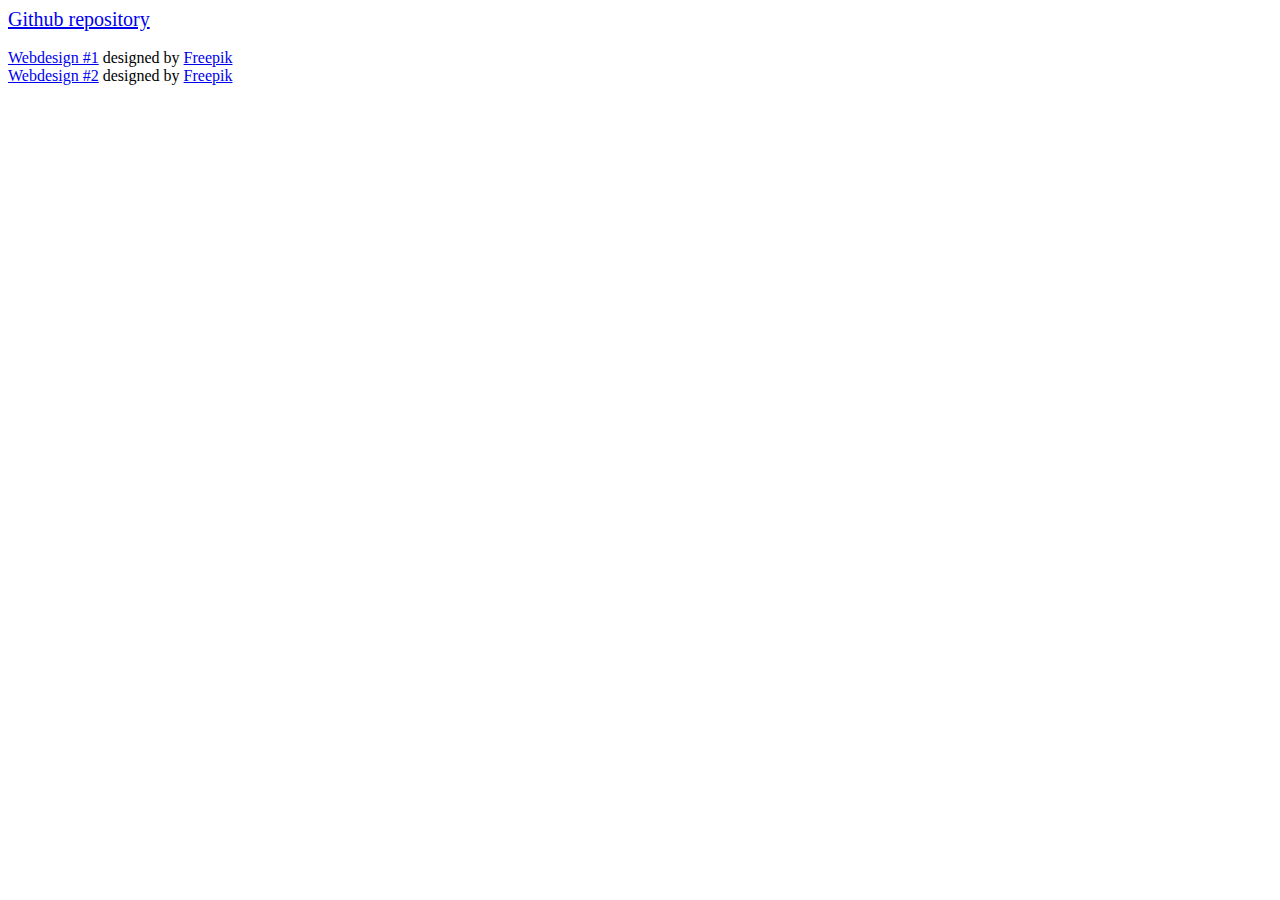
<file: index.html>
<!DOCTYPE HTML>
<html>
    <head>
        <title>Webdesign integrations</title>
        <meta charset="utf-8" />
    </head>
    
    <body>
        <a href="https://github.com/Dani-404/web-design-integration/tree/main" target="_blank" style="font-size: 20px">Github repository</a><br /><br />
        <a href="1/index.html">Webdesign #1</a> designed by <a href="https://fr.freepik.com/psd-gratuit/divers-modeles-web-imprimables-ecran_6990247.htm" target="_blank">Freepik</a><br />
        <a href="2/index.html">Webdesign #2</a> designed by <a href="https://fr.freepik.com/psd-gratuit/modele-site-web-conception-interface-utilisateur_20548064.htm" target="_blank">Freepik</a>
    </body>
</html>
</file>
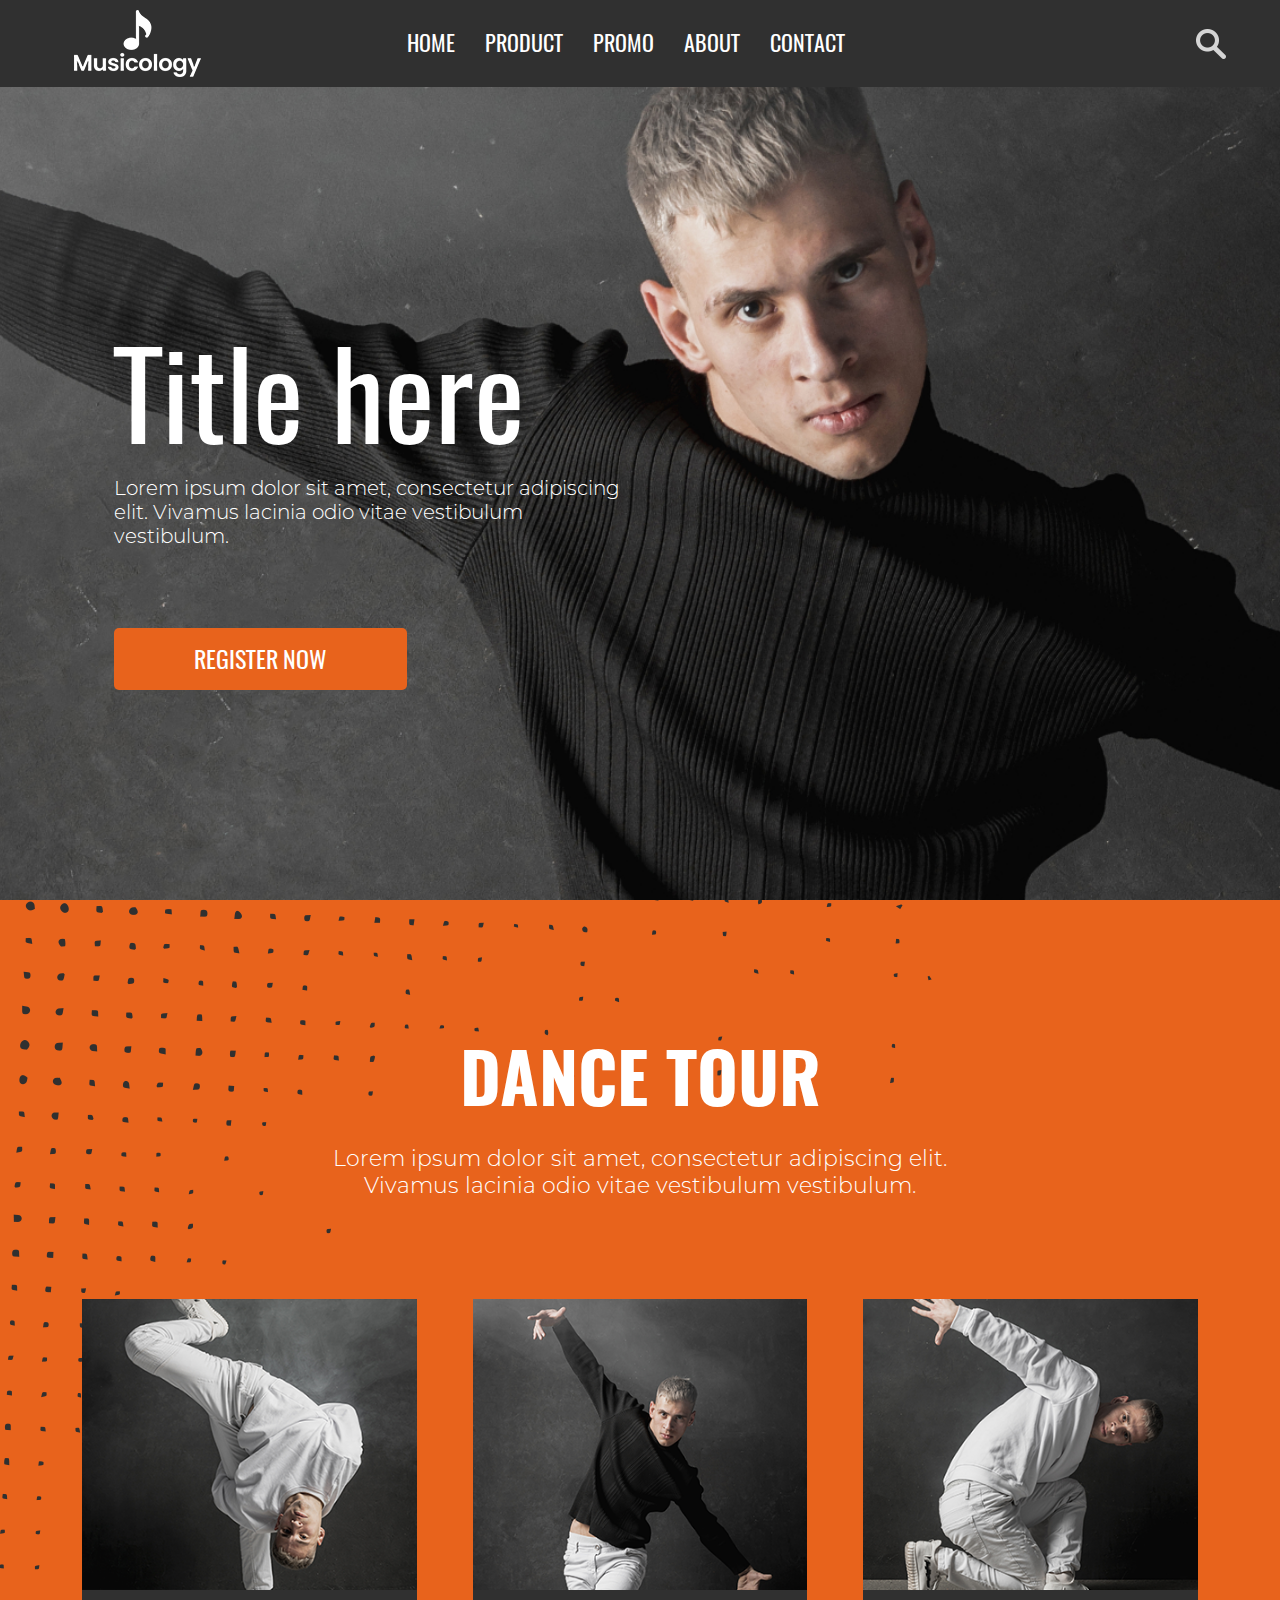
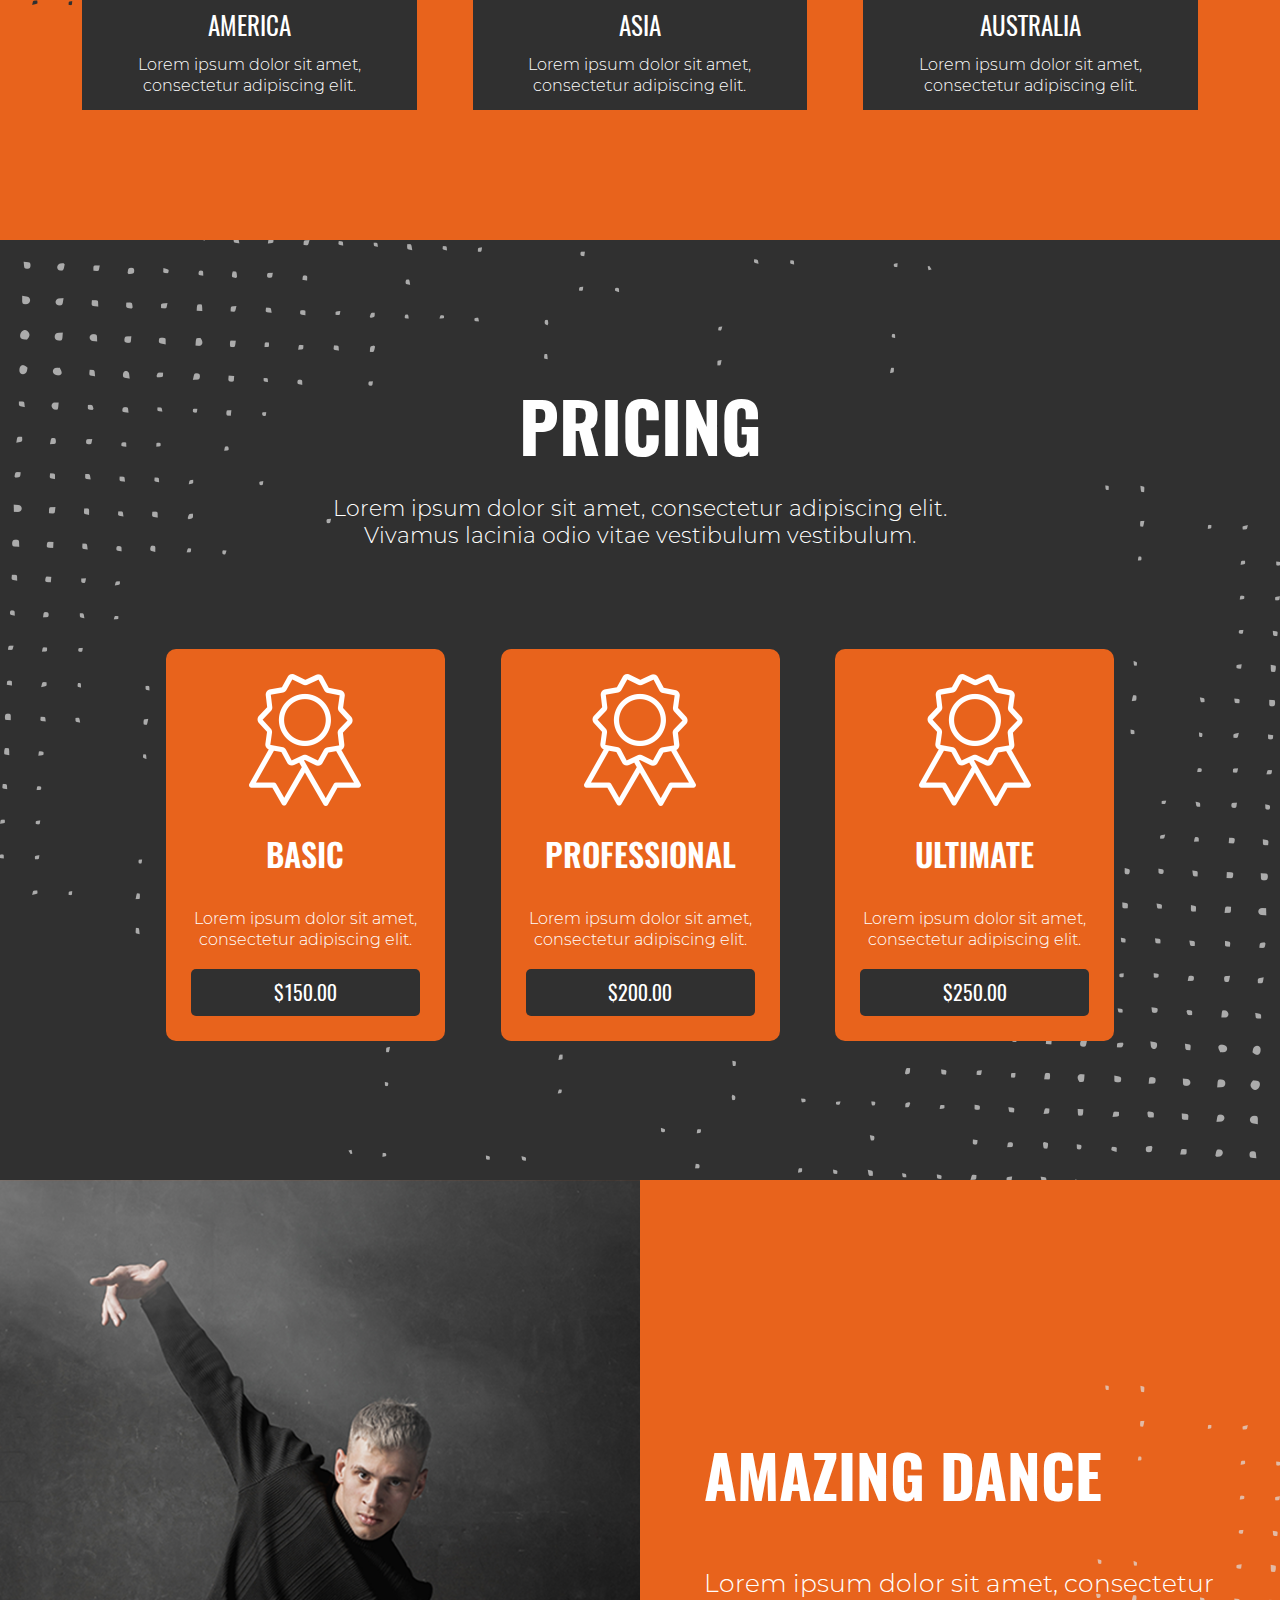
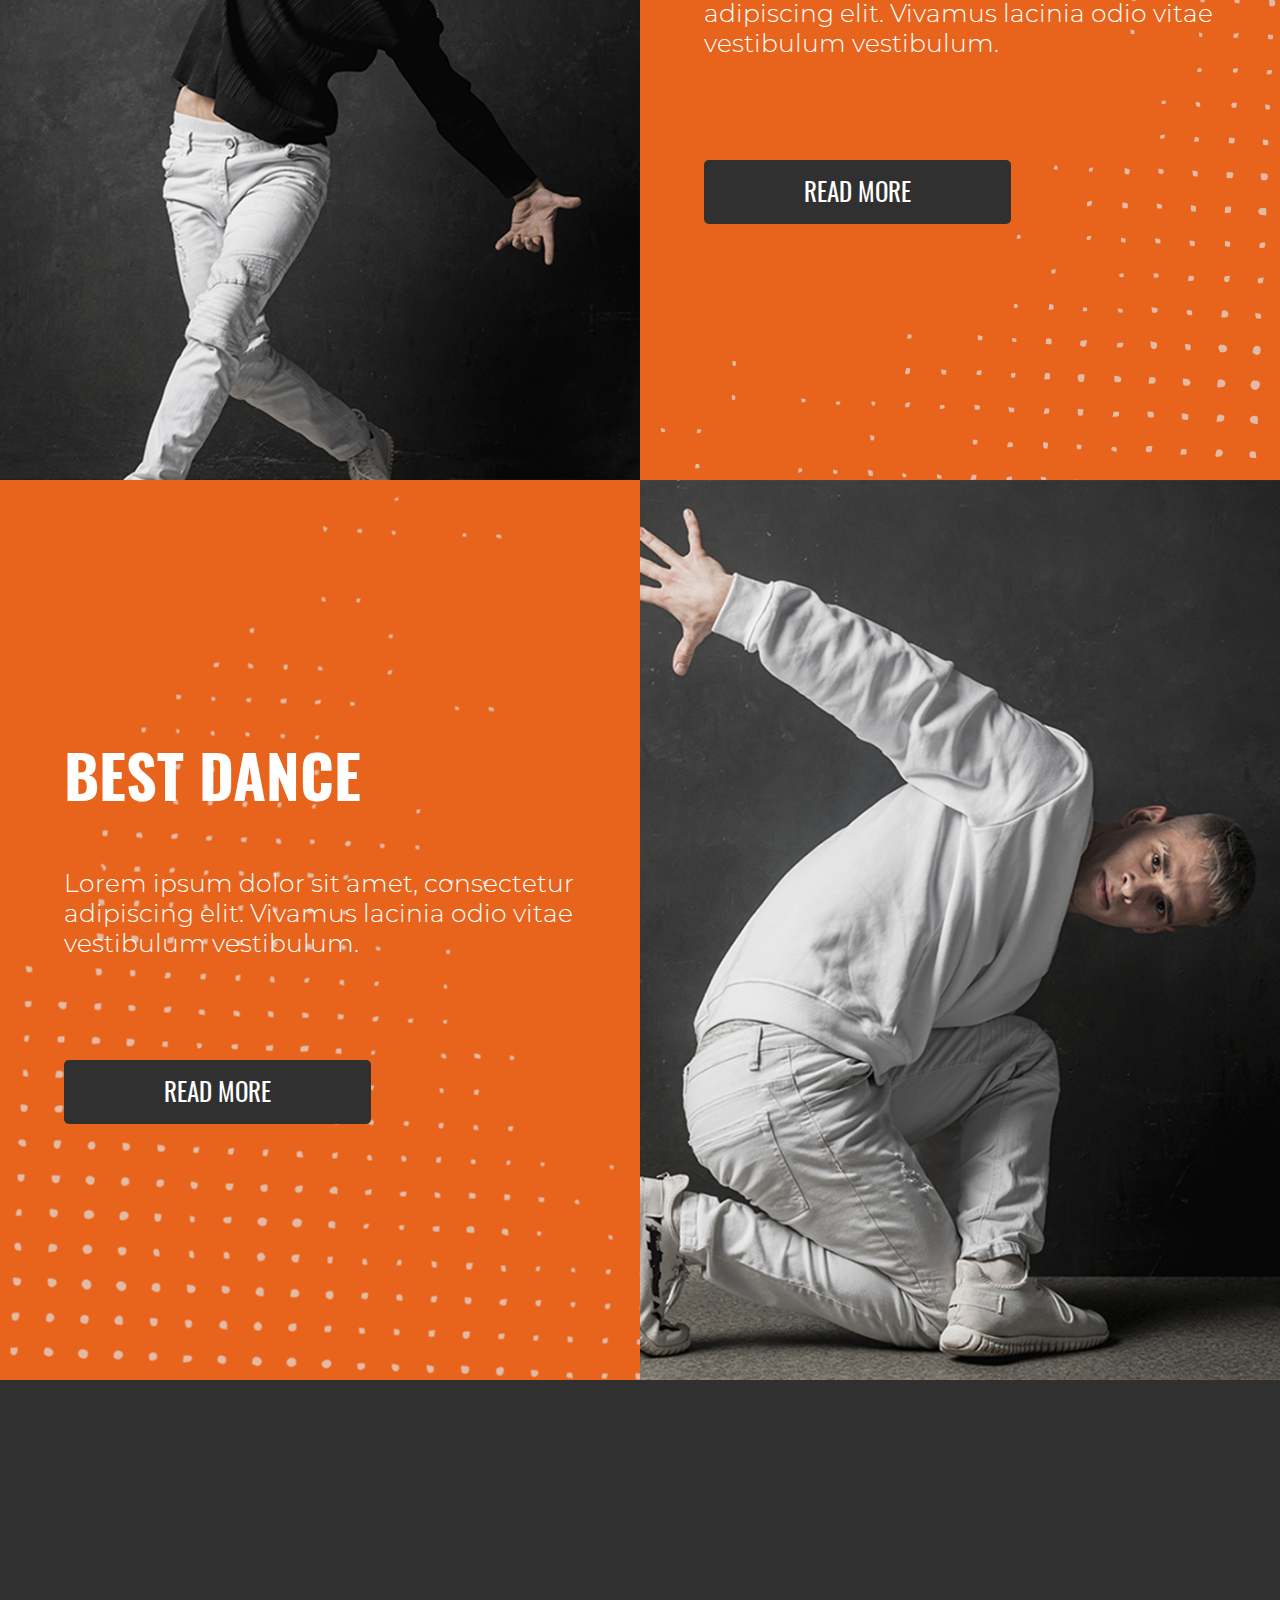
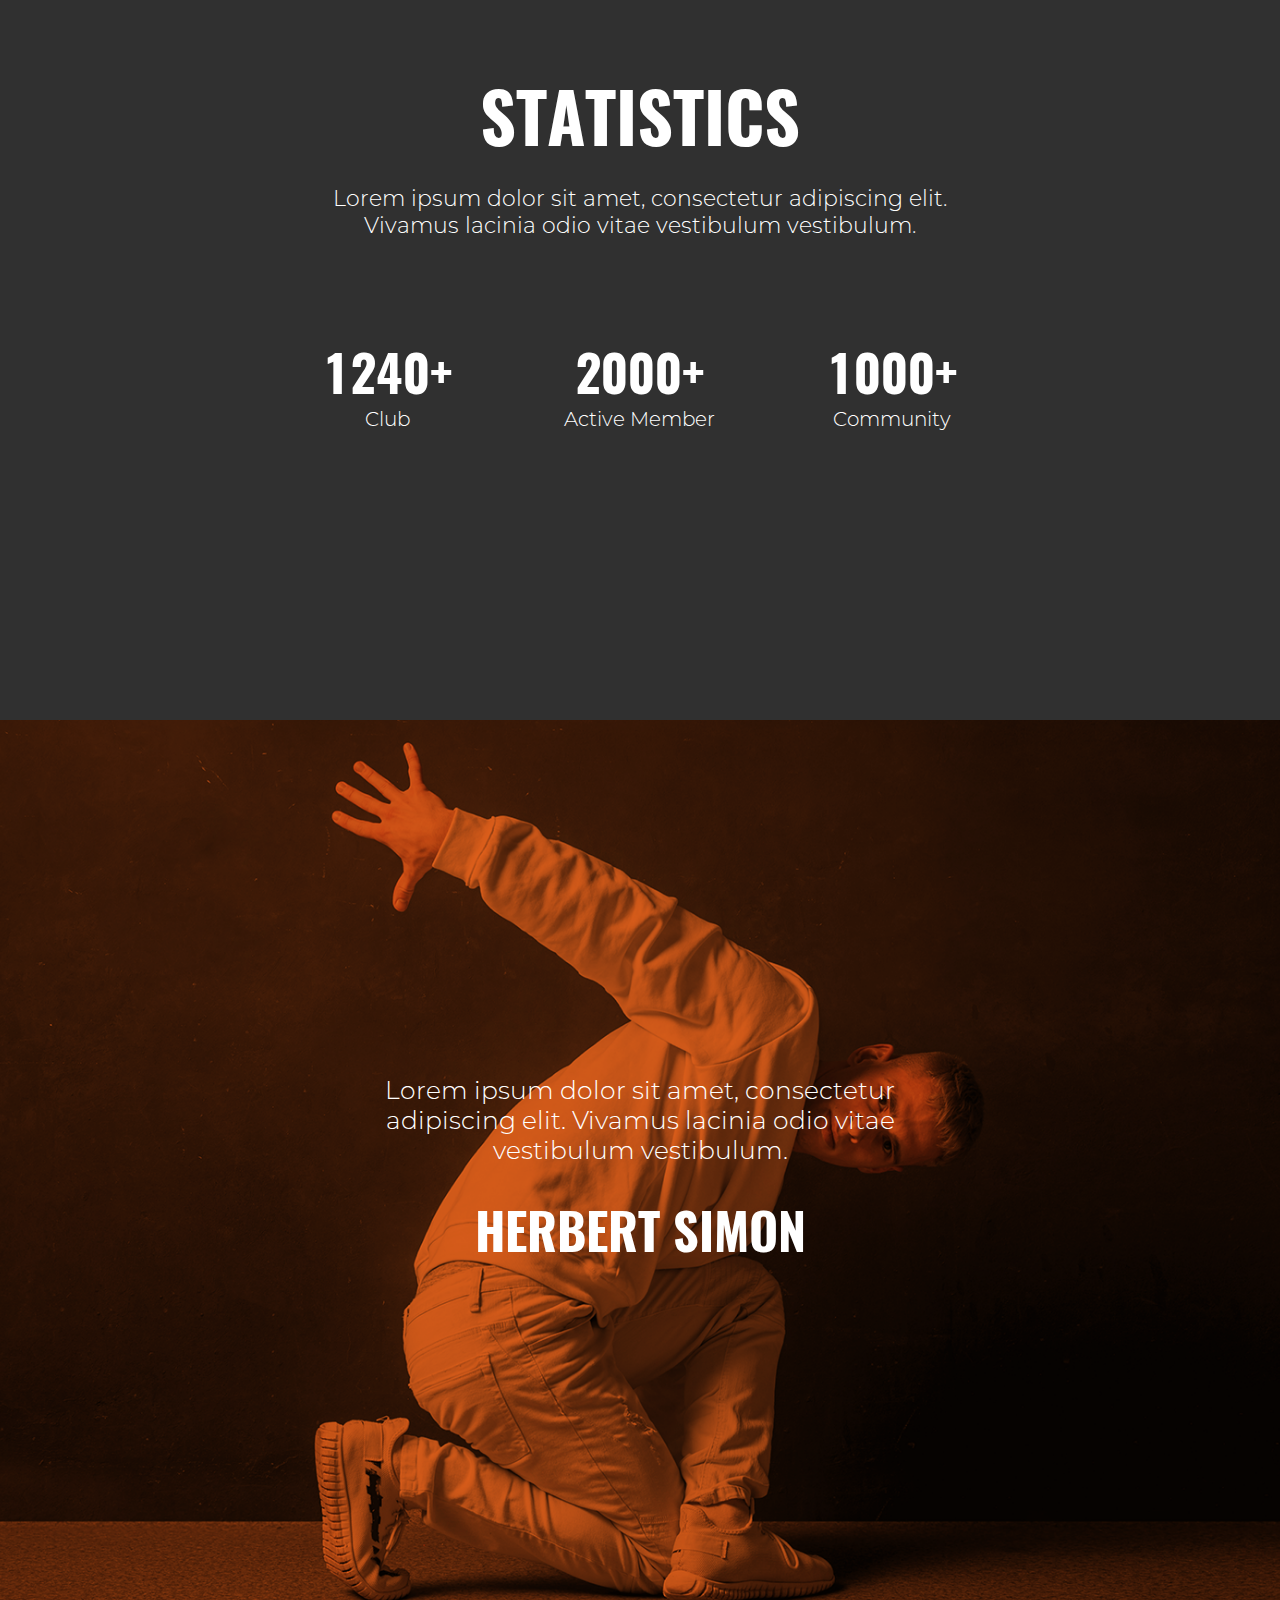
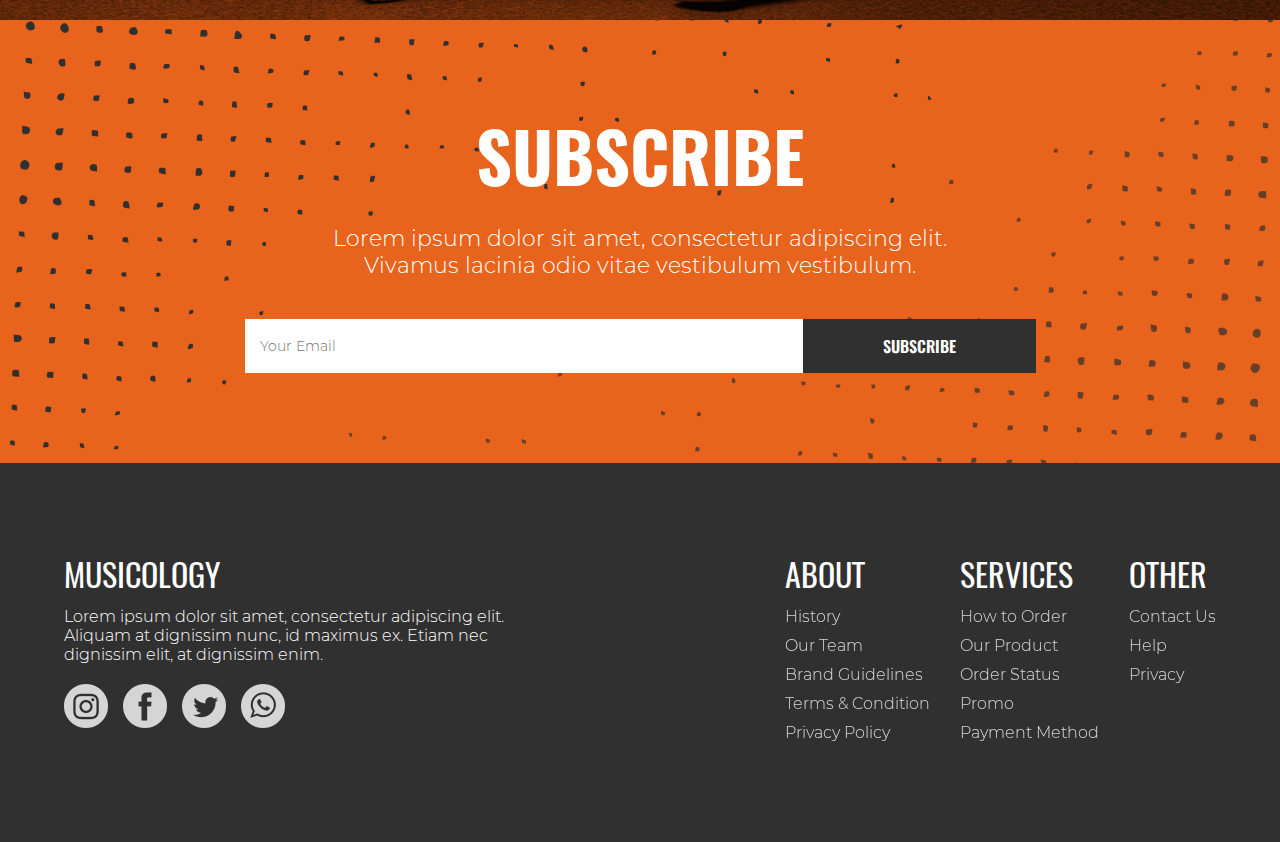
<file: 1/index.html>
<!DOCTYPE html>
<html>
    <head>
        <title>WebDesign #1</title>
        <meta charset="utf-8" />
        <meta name="viewport" content="width=device-width, initial-scale=1" />
        <link rel="stylesheet" href="assets/css/styles.css" type="text/css" />
    </head>

    <body>
        <header class="grey">
            <div class="resize flex">
                <img src="assets/images/logo.png" class="logo"/>

                <ul class="menu">
                    <li>Home</li>
                    <li>Product</li>
                    <li>Promo</li>
                    <li>About</li>
                    <li>Contact</li>
                </ul>

                <img src="assets/images/search.png" class="search" />
                <img src="assets/images/burger.png" class="burger" />
            </div>
            
            <form id="searchForm">
                <input type="text" placeholder="Search..." />
                <input type="submit" value="search" class="orange"/>
            </form>
        </header>
        
        <section class="home">
            <div class="content">
                <h1>Title here</h1>
                <span>Lorem ipsum dolor sit amet, consectetur adipiscing elit. Vivamus lacinia odio vitae vestibulum vestibulum. </span>
                <button class="orange">Register now</button>
            </div>
        </section>

        <section class="dance_tour orange flex center">
            <div class="resize">
                <div class="title">Dance tour</div>
                <div class="desc">Lorem ipsum dolor sit amet, consectetur adipiscing elit.<br /> Vivamus lacinia odio vitae vestibulum vestibulum. </div>

                <div class="cards">
                    <figure class="grey">
                        <img src="assets/images/america.png">
                        <div class="content">
                            <h1>America</h1>
                            <span>Lorem ipsum dolor sit amet, consectetur adipiscing elit.</span>
                        </div>
                    </figure>

                    <figure class="grey">
                        <img src="assets/images/asia.png">
                        <div class="content">
                            <h1>Asia</h1>
                            <span>Lorem ipsum dolor sit amet, consectetur adipiscing elit.</span>
                        </div>
                    </figure>

                    <figure class="grey">
                        <img src="assets/images/australia.png">
                        <div class="content">
                            <h1>Australia</h1>
                            <span>Lorem ipsum dolor sit amet, consectetur adipiscing elit.</span>
                        </div>
                    </figure>
                </div>
            </div>
        </section>

        <section class="pricing grey flex center">
            <div class="resize">
                <div class="title">Pricing</div>
                <div class="desc">Lorem ipsum dolor sit amet, consectetur adipiscing elit.<br /> Vivamus lacinia odio vitae vestibulum vestibulum. </div>

                <div class="cards">
                    <figure class="orange">
                        <img src="assets/images/pricing.png">
                        <h1>Basic</h1>
                        <span>Lorem ipsum dolor sit amet, consectetur adipiscing elit.</span>
                        <button class="grey">$150.00</button>
                    </figure>

                    <figure class="orange">
                        <img src="assets/images/pricing.png">
                        <h1>Professional</h1>
                        <span>Lorem ipsum dolor sit amet, consectetur adipiscing elit.</span>
                        <button class="grey">$200.00</button>
                    </figure>

                    <figure class="orange">
                        <img src="assets/images/pricing.png">
                        <h1>Ultimate</h1>
                        <span>Lorem ipsum dolor sit amet, consectetur adipiscing elit.</span>
                        <button class="grey">$250.00</button>
                    </figure>
                </div>
            </div>
        </section>

        <section class="dance orange">
            <div class="card">
                <div class="img"></div>
                <div class="content">
                    <div>
                        <h1>Amazing dance</h1>
                        <p>Lorem ipsum dolor sit amet, consectetur adipiscing elit. Vivamus lacinia odio vitae vestibulum vestibulum. </p>
                        <button class="grey">Read more</button>
                    </div>
                </div>
            </div>

            <div class="card">
                <div class="content">
                    <div>
                        <h1>Best dance</h1>
                        <p>Lorem ipsum dolor sit amet, consectetur adipiscing elit. Vivamus lacinia odio vitae vestibulum vestibulum. </p>
                        <button class="grey">Read more</button>
                    </div>
                </div>
                <div class="img"></div>
            </div>
        </section>

        <section class="statistics grey flex center">
            <div class="resize">
                <div class="title">Statistics</div>
                <div class="desc">Lorem ipsum dolor sit amet, consectetur adipiscing elit.<br />Vivamus lacinia odio vitae vestibulum vestibulum. </div>

                <div class="stats">
                    <div class="row">
                        <h1>1240+</h1>
                        <span>Club</span>
                    </div>

                    <div class="row">
                        <h1>2000+</h1>
                        <span>Active Member</span>
                    </div>

                    <div class="row">
                        <h1>1000+</h1>
                        <span>Community</span>
                    </div>
                </div>
            </div>
        </section>

        <section class="citation">
            <div class="content">
                <p>Lorem ipsum dolor sit amet, consectetur adipiscing elit. Vivamus lacinia odio vitae vestibulum vestibulum.</p>
                <span>Herbert Simon</span>
            </div>
        </section>

        <section class="newsletter orange flex center">
            <div class="resize">
                <div class="title">Subscribe</div>
                <div class="desc">Lorem ipsum dolor sit amet, consectetur adipiscing elit.<br />Vivamus lacinia odio vitae vestibulum vestibulum. </div>
                <form>
                    <input type="text" placeholder="Your Email" />
                    <input type="submit" value="Subscribe" class="grey"/>
                </form>
            </div>
        </section>

        <footer class="grey">
            <div class="resize flex">
                <div class="category">
                    <h1>Musicology</h1>
                    <p>Lorem ipsum dolor sit amet, consectetur adipiscing elit. Aliquam at dignissim nunc, id maximus ex. Etiam nec dignissim elit, at dignissim enim. </p>

                    <ul class="social">
                        <li><img src="assets/images/instagram.png" /></li>
                        <li><img src="assets/images/facebook.png" /></li>
                        <li><img src="assets/images/twitter.png" /></li>
                        <li><img src="assets/images/whatsapp.png" /></li>
                    </ul>
                </div>

                <div class="navigation">
                    <div class="category">
                        <h1>About</h1>
                        <ul>
                            <li>History</li>
                            <li>Our Team</li>
                            <li>Brand Guidelines</li>
                            <li>Terms & Condition</li>
                            <li>Privacy Policy</li>
                        </ul>
                    </div>

                    <div class="category">
                        <h1>Services</h1>
                        <ul>
                            <li>How to Order</li>
                            <li>Our Product</li>
                            <li>Order Status</li>
                            <li>Promo</li>
                            <li>Payment Method</li>
                        </ul>
                    </div>

                    <div class="category">
                        <h1>Other</h1>
                        <ul>
                            <li>Contact Us</li>
                            <li>Help</li>
                            <li>Privacy</li>
                        </ul>
                    </div>
                </div>
            </div>
        </footer>

        <script src="assets/js/main.js"></script>
    </body>
</html>
</file>
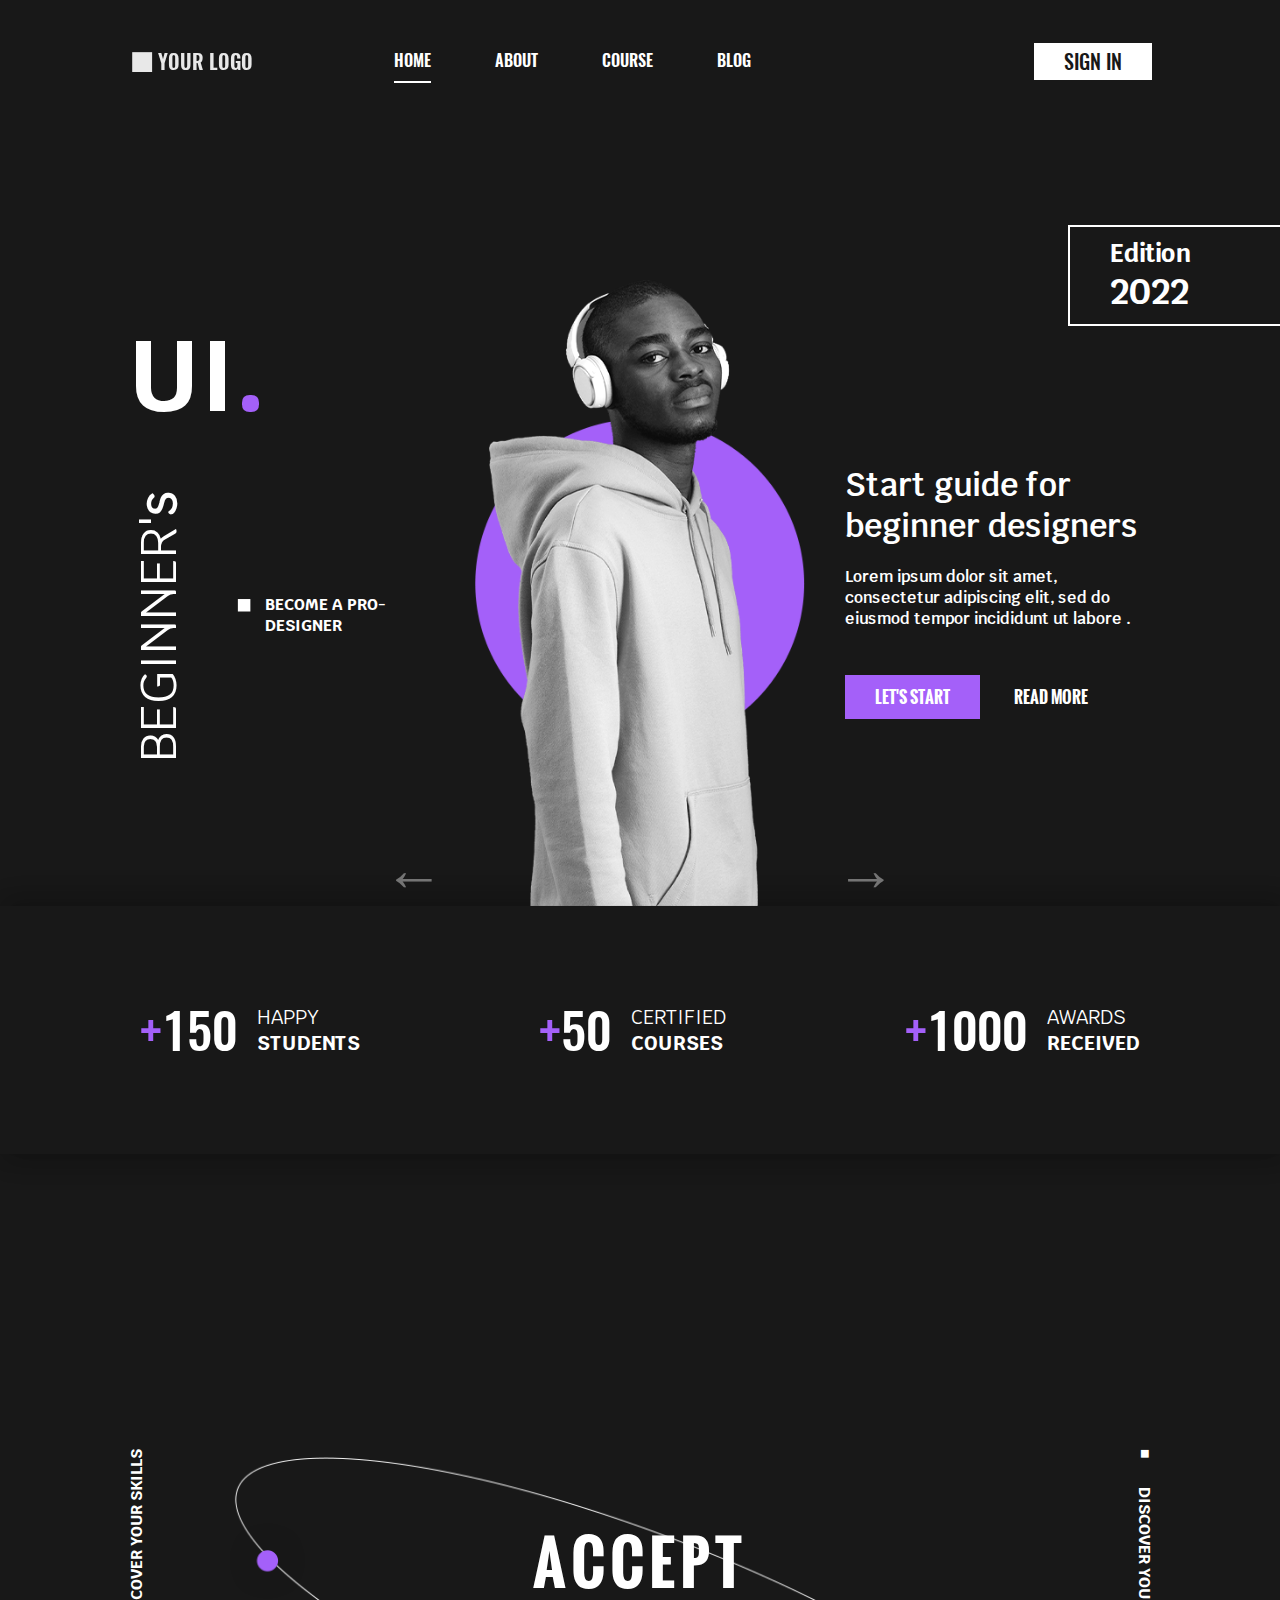
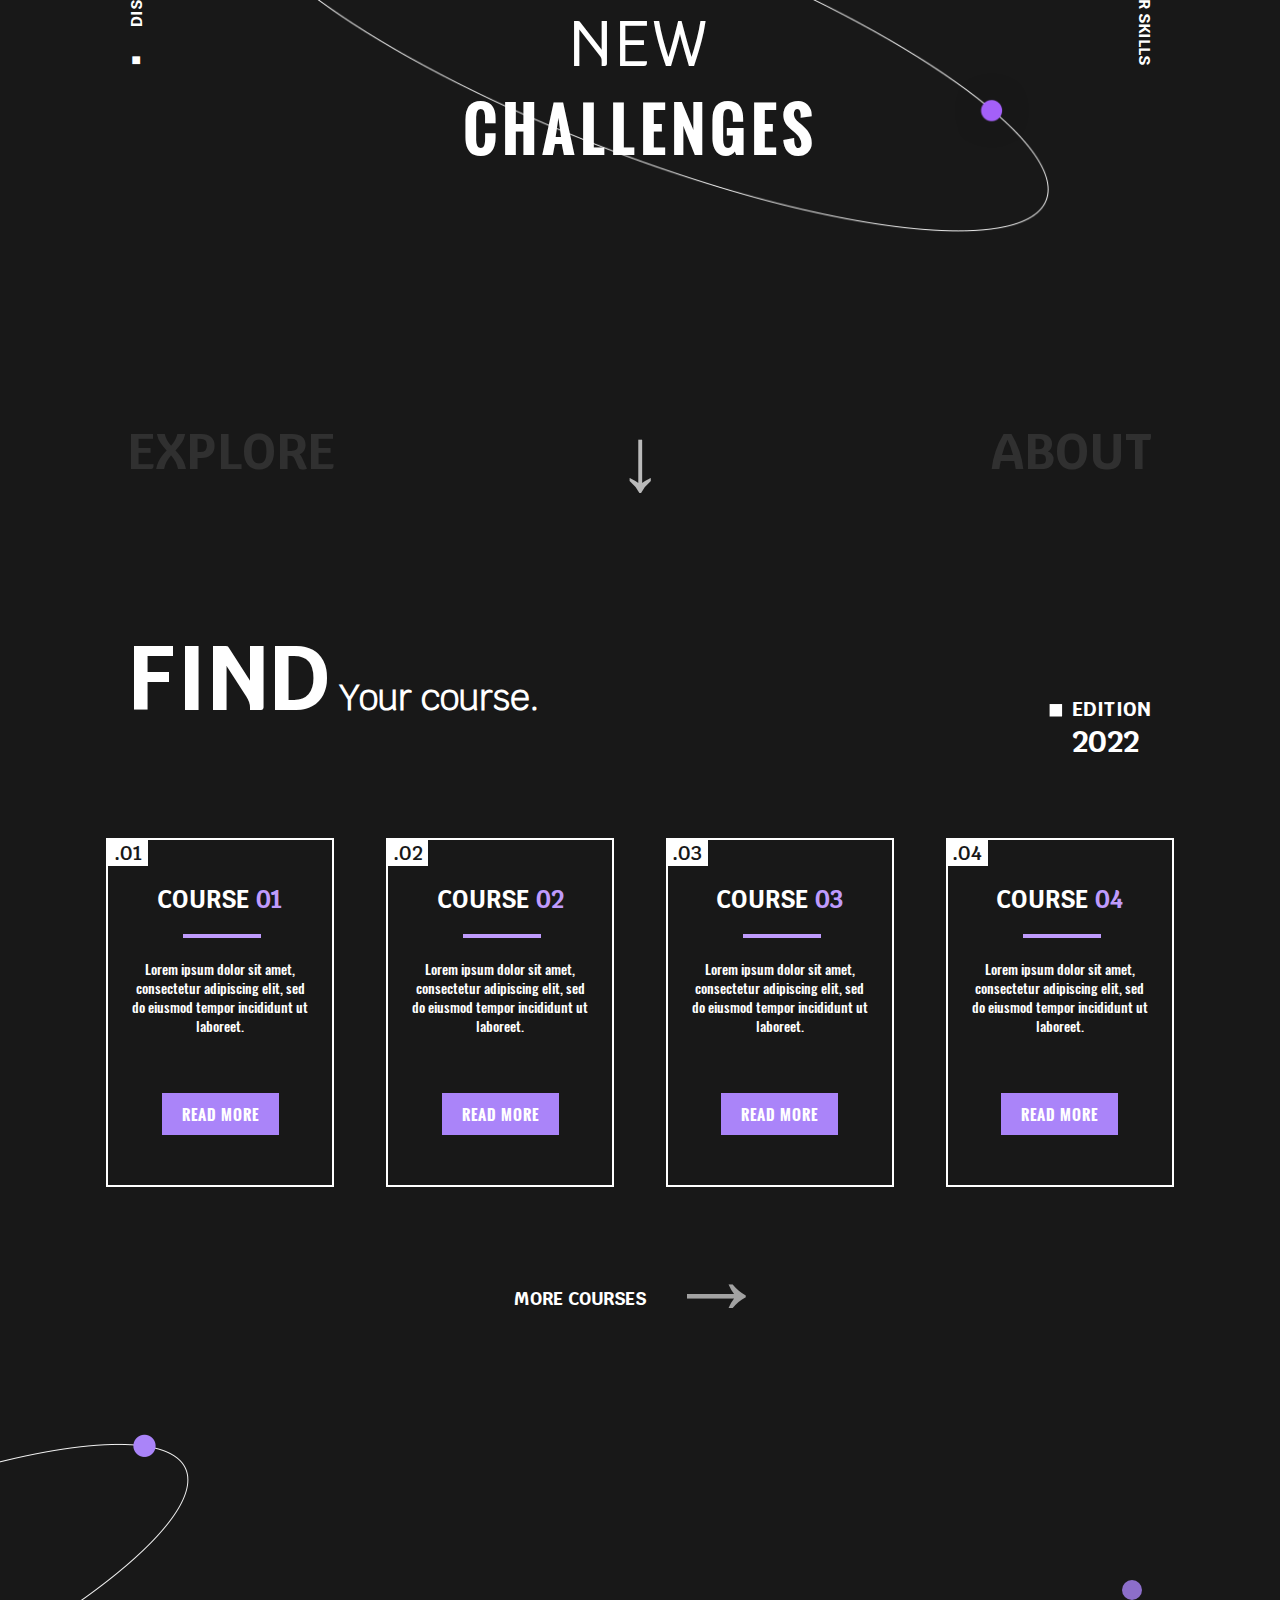
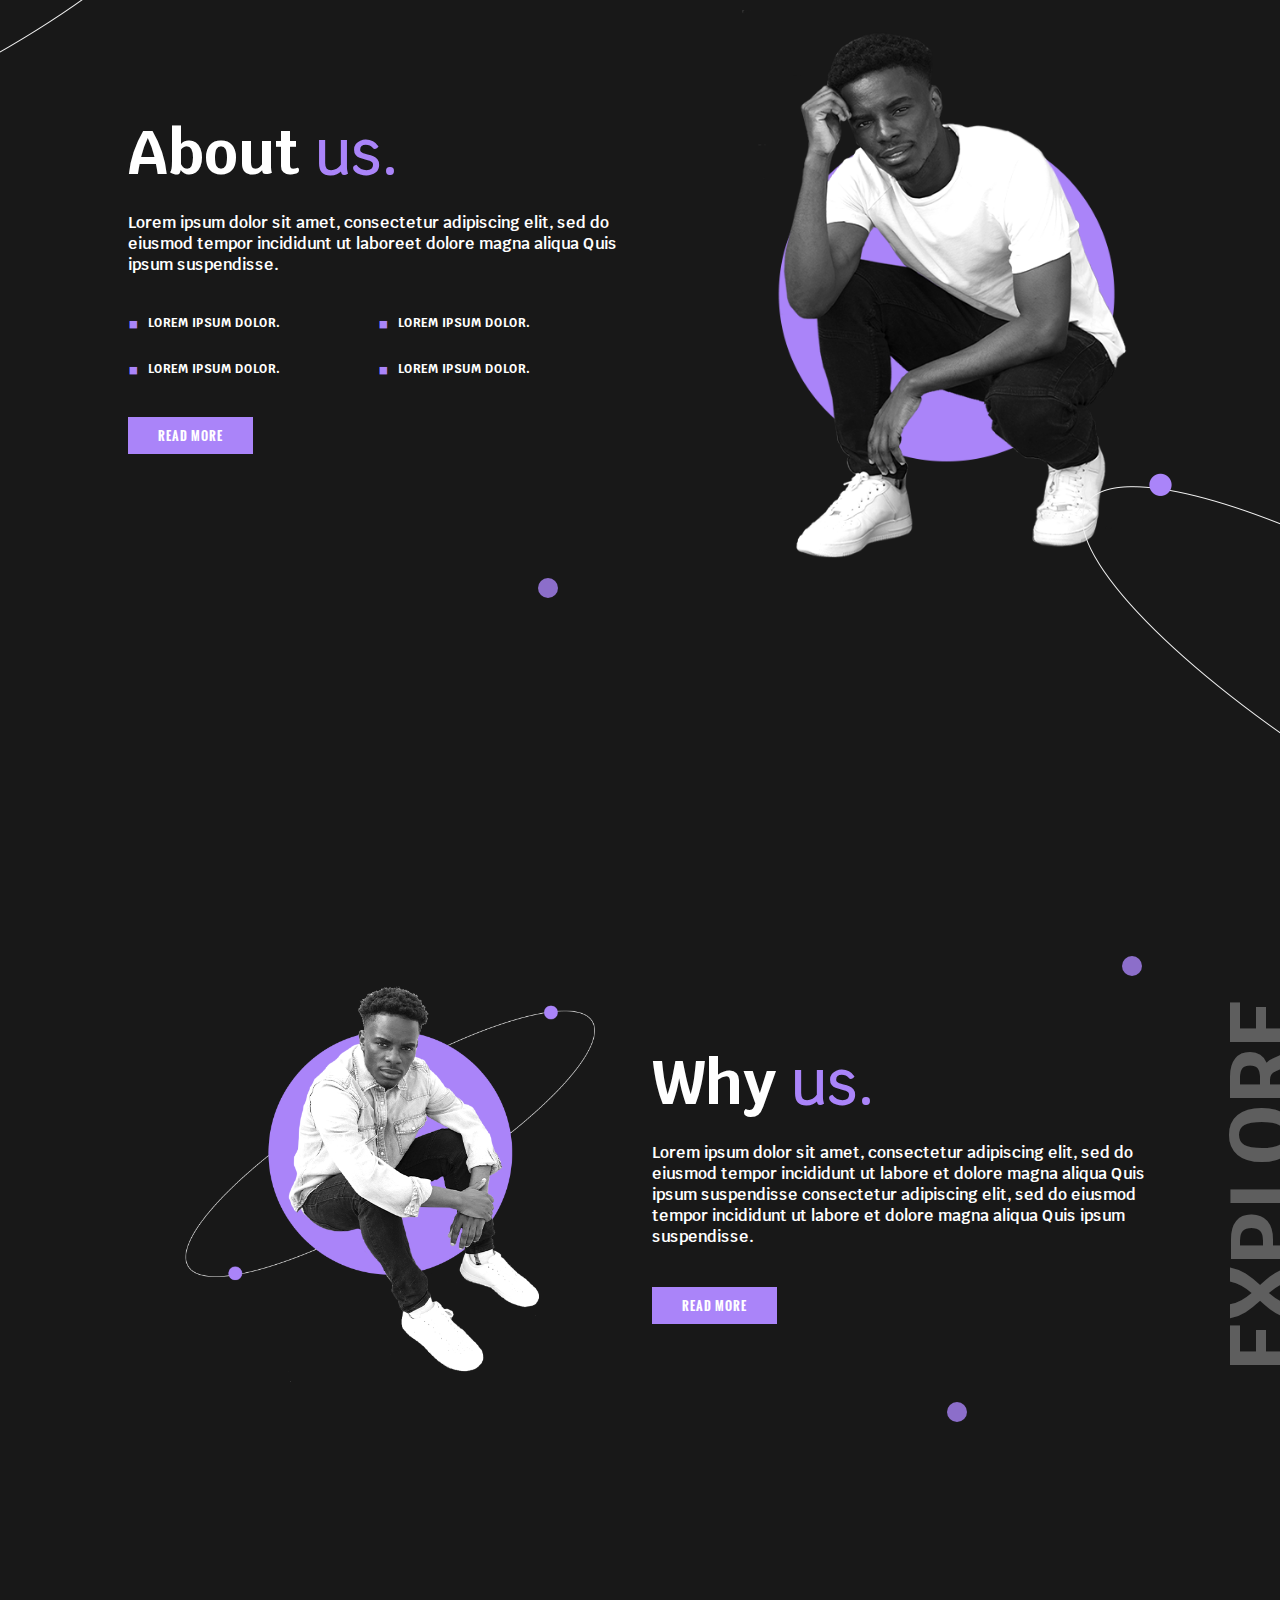
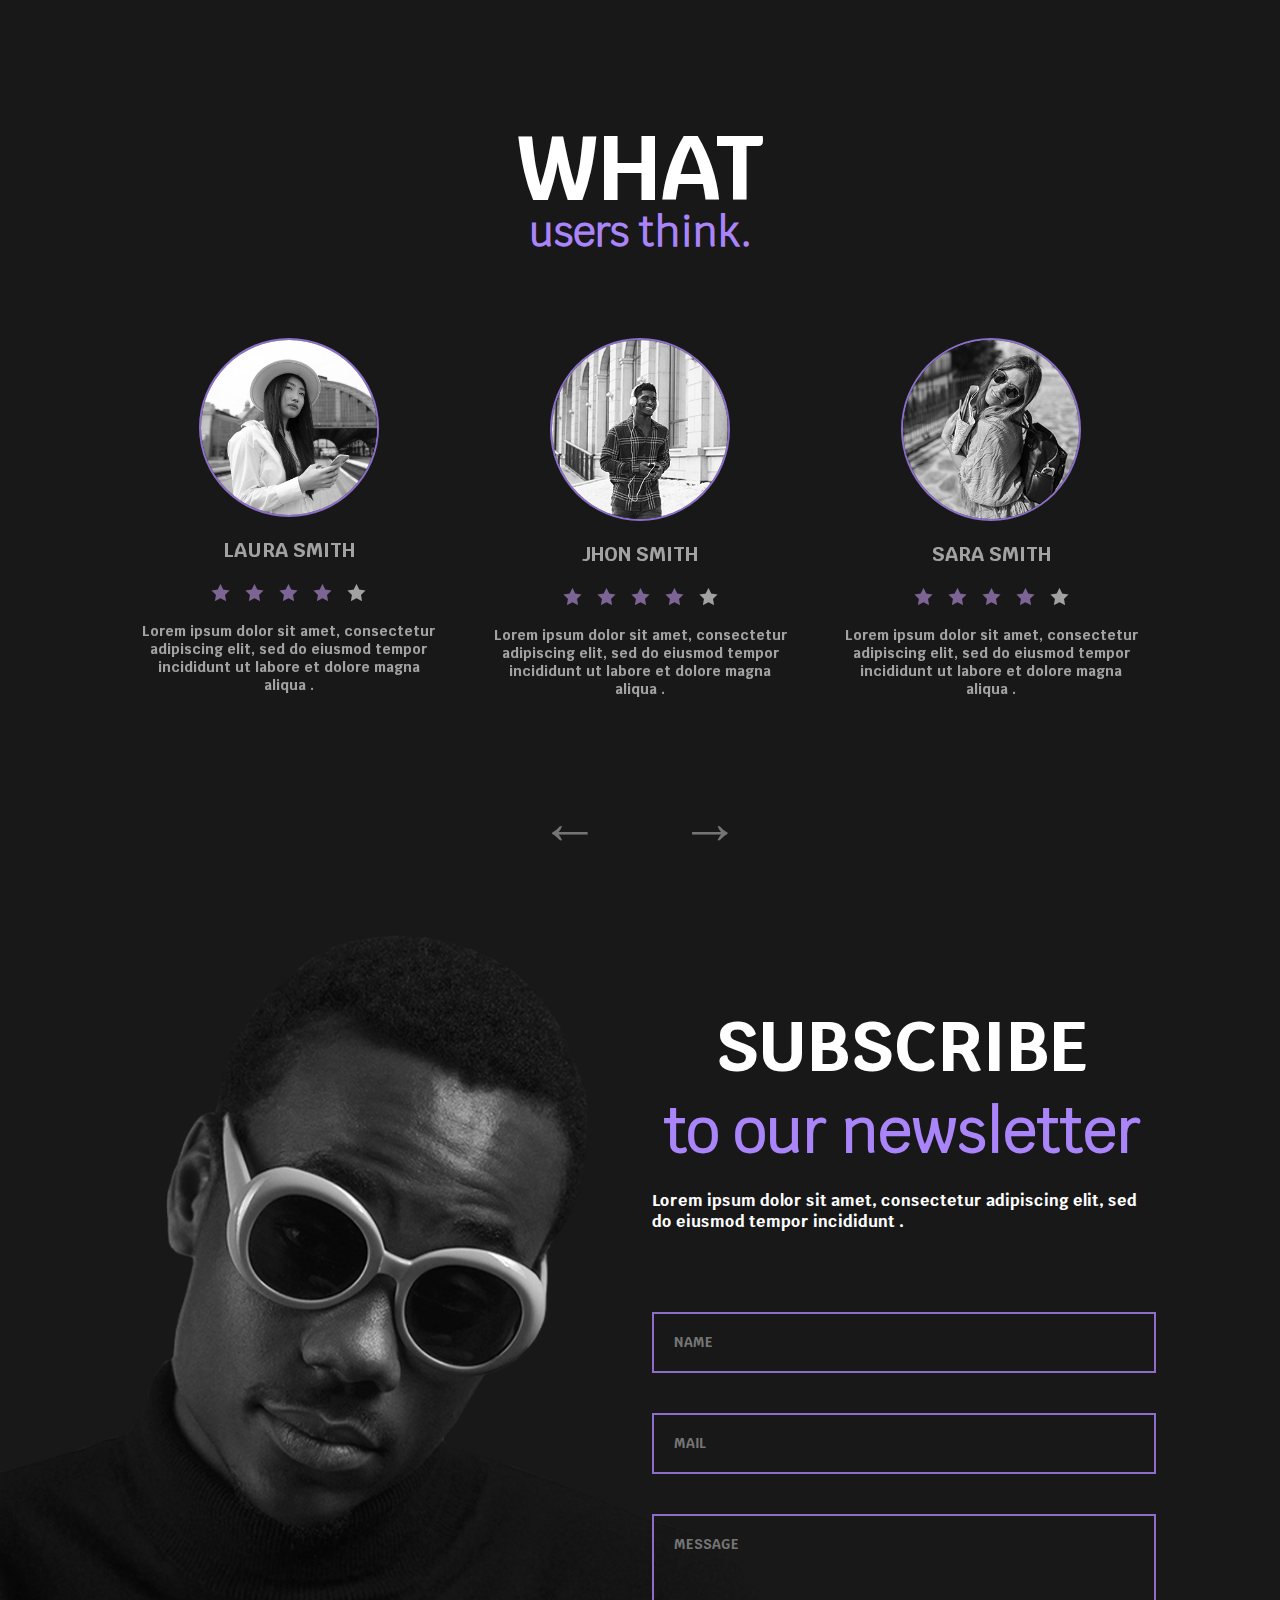
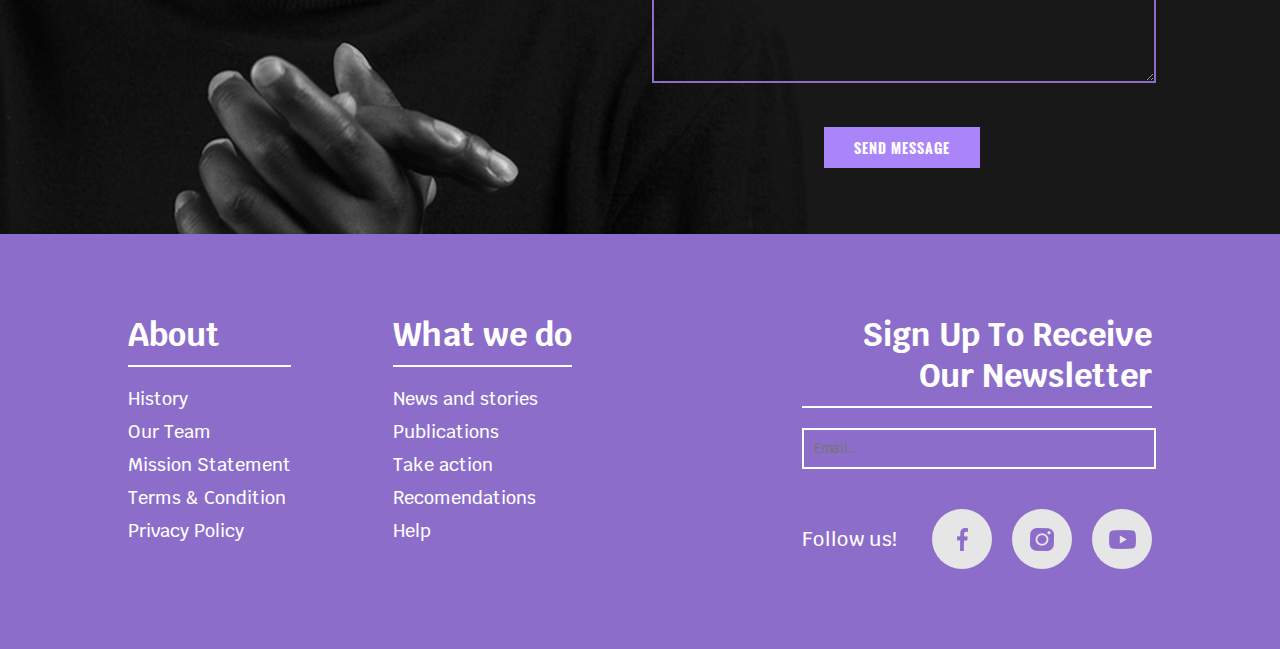
<file: 2/index.html>
<!DOCTYPE html>
<html>

<head>
    <title>WebDesign #2</title>
    <meta charset="utf-8" />
    <meta name="viewport" content="width=device-width, initial-scale=1" />
    <link rel="stylesheet" href="assets/css/styles.css" type="text/css" />
</head>

<body>
    <header class="resize">
        <div class="logo">Your Logo</div>
        <ul class="menu">
            <li class="active"><a href="#">Home</a></li>
            <li><a href="#">About</a></li>
            <li><a href="#">Course</a></li>
            <li><a href="#">Blog</a></li>
        </ul>

        <div class="account">
            <button>Sign in</button>
        </div>
    </header>

    <section class="home resize">
        <div id="slider">
            <!-- Slide -->
            <div class="slide" data-id="1">
                <div class="edition">Edition <span>2022</span></div>

                <div class="content">
                    <div class="left_content">
                        <h1>UI<span>.</span></h1>
                        <div class="vertical">Beginner'<span>s</span></div>
                        <p>Become a pro-designer</p>
                    </div>

                    <div class="right_content">
                        <h1>Start guide for beginner designers</h1>
                        <p>Lorem ipsum dolor sit amet, consectetur adipiscing elit, sed do eiusmod tempor incididunt ut
                            labore .</p>
                        <button class="purple">Let's start</button>
                        <button>Read more</button>
                    </div>
                </div>
            </div>

            <div class="slide" data-id="2">
                <div class="content">
                    <div class="left_content">
                        <h1>UI<span>2.</span></h1>
                        <div class="vertical">Beginner'<span>s</span></div>
                        <p>Find your way</p>
                    </div>

                    <div class="right_content">
                        <h1>Find your way</h1>
                        <p>Lorem ipsum dolor sit amet, consectetur adipiscing elit, sed do eiusmod tempor incididunt ut
                            labore.</p>
                        <button class="purple">Read More</button>
                    </div>
                </div>
            </div>

            <div class="slide" data-id="3">

                <div class="content">
                    <div class="left_content">
                        <h1>UI<span>3.</span></h1>
                        <div class="vertical">Beginner'<span>s</span></div>
                        <p>Lorem ipsum dolor sit amet</p>
                    </div>

                    <div class="right_content">
                        <h1>Lorem ipsum</h1>
                        <p>Lorem ipsum dolor sit amet, consectetur adipiscing elit, sed do eiusmod tempor incididunt ut
                            labore.</p>
                        <button class="purple">Read More</button>
                    </div>
                </div>
            </div>

            <ul class="navigation">
                <li>←</li>
                <li>→</li>
            </ul>
        </div>
    </section>

    <section class="stats">
        <div class="items resize">
            <div class="row">
                <div class="count"><span>+</span>150</div>
                <div class="label">Happy <span>students</span></div>
            </div>

            <div class="row">
                <div class="count"><span>+</span>50</div>
                <div class="label">Certified <span>courses</span></div>
            </div>

            <div class="row">
                <div class="count"><span>+</span>1000</div>
                <div class="label">Awards <span>received</span></div>
            </div>
        </div>
    </section>

    <section class="explore resize">
        <h1>Accept <span>new</span> challenges</h1>
        <div class="arrow">↓</div>
        <ul>
            <li><a href="#">Explore</a></li>
            <li><a href="#">About</a></li>
        </ul>
    </section>

    <section class="courses">
        <div class="resize">

            <div class="title">
                <h1><span>Find</span> Your course.</h1>
                <div class="edition">Edition <span>2022</span></div>
            </div>

            <div class="items">
                <div class="row">
                    <div class="id">.01</div>
                    <h2>Course <span>01</span></h2>
                    <p>Lorem ipsum dolor sit amet, consectetur adipiscing elit, sed do eiusmod tempor incididunt ut laboreet.</p>
                    <button>Read more</button>
                </div>

                <div class="row">
                    <div class="id">.02</div>
                    <h2>Course <span>02</span></h2>
                    <p>Lorem ipsum dolor sit amet, consectetur adipiscing elit, sed do eiusmod tempor incididunt ut laboreet.</p>
                    <button>Read more</button>
                </div>

                <div class="row">
                    <div class="id">.03</div>
                    <h2>Course <span>03</span></h2>
                    <p>Lorem ipsum dolor sit amet, consectetur adipiscing elit, sed do eiusmod tempor incididunt ut laboreet.</p>
                    <button>Read more</button>
                </div>

                <div class="row">
                    <div class="id">.04</div>
                    <h2>Course <span>04</span></h2>
                    <p>Lorem ipsum dolor sit amet, consectetur adipiscing elit, sed do eiusmod tempor incididunt ut laboreet.</p>
                    <button>Read more</button>
                </div>
            </div>

            <a href="#">
                <div class="label">More courses</div>
                <div class="arrow">→</div>
            </a>
        </div>
    </section>

    <section class="about_us">
        <div class="resize">
            <div class="content">
                <h1>About <span>us.</span></h1>
                <p>Lorem ipsum dolor sit amet, consectetur adipiscing elit, sed do eiusmod tempor incididunt ut laboreet dolore magna aliqua Quis ipsum suspendisse.</p>
                <ul>
                    <li>Lorem ipsum dolor.</li>
                    <li>Lorem ipsum dolor.</li>
                    <li>Lorem ipsum dolor.</li>
                    <li>Lorem ipsum dolor.</li>
                </ul>
                <button>Read more</button>
            </div>

            <img src="assets/images/about_us_banner.png" class="banner" />
        </div>
    </section>

    <section class="why_us">
        <div class="resize">
            <img src="assets/images/why_us_banner.png" class="banner" />

            <div class="content">
                <h1>Why <span>us.</span></h1>
                <p>Lorem ipsum dolor sit amet, consectetur adipiscing elit, sed do eiusmod tempor incididunt ut labore
                    et dolore magna aliqua Quis ipsum suspendisse consectetur adipiscing elit, sed do eiusmod tempor
                    incididunt ut labore et dolore magna aliqua Quis ipsum suspendisse.</p>
                <button>Read more</button>
            </div>
        </div>
    </section>

    <section class="reviews">
        <div class="resize">
            <h1>What <span>users think.</span></h1>
            <div class="reviews_list">
                <div class="row" data-id="1">
                    <div class="avatar"><img src="assets/images/review_1.png" /></div>
                    <div class="name">Laura Smith</div>
                    <div class="stars">
                        <div class="star checked"></div>
                        <div class="star checked"></div>
                        <div class="star checked"></div>
                        <div class="star checked"></div>
                        <div class="star"></div>
                    </div>
                    <p>Lorem ipsum dolor sit amet, consectetur adipiscing elit, sed do eiusmod tempor incididunt ut
                        labore et dolore magna aliqua .</p>
                </div>

                <div class="row" data-id="2">
                    <div class="avatar"><img src="assets/images/review_2.png" /></div>
                    <div class="name">Jhon smith</div>
                    <div class="stars">
                        <div class="star checked"></div>
                        <div class="star checked"></div>
                        <div class="star checked"></div>
                        <div class="star checked"></div>
                        <div class="star"></div>
                    </div>
                    <p>Lorem ipsum dolor sit amet, consectetur adipiscing elit, sed do eiusmod tempor incididunt ut
                        labore et dolore magna aliqua .</p>
                </div>

                <div class="row" data-id="3">
                    <div class="avatar"><img src="assets/images/review_3.png" /></div>
                    <div class="name">Sara smith</div>
                    <div class="stars">
                        <div class="star checked"></div>
                        <div class="star checked"></div>
                        <div class="star checked"></div>
                        <div class="star checked"></div>
                        <div class="star"></div>
                    </div>
                    <p>Lorem ipsum dolor sit amet, consectetur adipiscing elit, sed do eiusmod tempor incididunt ut
                        labore et dolore magna aliqua .</p>
                </div>

                <div class="row" data-id="4">
                    <div class="avatar"><img src="assets/images/review_3.png" /></div>
                    <div class="name">Sara smith</div>
                    <div class="stars">
                        <div class="star checked"></div>
                        <div class="star checked"></div>
                        <div class="star checked"></div>
                        <div class="star checked"></div>
                        <div class="star"></div>
                    </div>
                    <p>Lorem ipsum dolor sit amet, consectetur adipiscing elit, sed do eiusmod tempor incididunt ut
                        labore et dolore magna aliqua .</p>
                </div>

                <div class="row" data-id="5">
                    <div class="avatar"><img src="assets/images/review_3.png" /></div>
                    <div class="name">Sara smith</div>
                    <div class="stars">
                        <div class="star checked"></div>
                        <div class="star checked"></div>
                        <div class="star checked"></div>
                        <div class="star checked"></div>
                        <div class="star"></div>
                    </div>
                    <p>Lorem ipsum dolor sit amet, consectetur adipiscing elit, sed do eiusmod tempor incididunt ut
                        labore et dolore magna aliqua .</p>
                </div>

                <div class="row" data-id="6">
                    <div class="avatar"><img src="assets/images/review_3.png" /></div>
                    <div class="name">Sara smith</div>
                    <div class="stars">
                        <div class="star checked"></div>
                        <div class="star checked"></div>
                        <div class="star checked"></div>
                        <div class="star checked"></div>
                        <div class="star"></div>
                    </div>
                    <p>Lorem ipsum dolor sit amet, consectetur adipiscing elit, sed do eiusmod tempor incididunt ut
                        labore et dolore magna aliqua .</p>
                </div>
            </div>
            
            <ul class="navigation">
                <li>←</li>
                <li>→</li>
            </ul>
        </div>
    </section>

    <section class="newsletter">
        <div class="resize">
            <div class="content">
                <h1>Subscribe <span>to our newsletter</span></h1>
                <p>Lorem ipsum dolor sit amet, consectetur adipiscing elit, sed do eiusmod tempor incididunt .</p>

                <form>
                    <input type="text" placeholder="Name"></input>
                    <input type="text" placeholder="Mail"></input>
                    <textarea placeholder="Message"></textarea>
                    <input type="submit" value="Send message"></input>
                </form>
            </div>
        </div>
    </section>

    <footer>
        <div class="resize">
            <div class="category">
                <h1>About</h1>
                <ul>
                    <li><a href="#">History</a></li>
                    <li><a href="#">Our Team</a></li>
                    <li><a href="#">Mission Statement</a></li>
                    <li><a href="#">Terms & Condition</a></li>
                    <li><a href="#">Privacy Policy</a></li>
                </ul>
            </div>

            <div class="category">
                <h1>What we do</h1>
                <ul>
                    <li><a href="#">News and stories</a></li>
                    <li><a href="#">Publications</a></li>
                    <li><a href="#">Take action</a></li>
                    <li><a href="#">Recomendations</a></li>
                    <li><a href="#">Help</a></li>
                </ul>
            </div>

            <div class="category">
                <h1>Sign Up To Receive Our Newsletter</h1>
                <form>
                    <input type="text" placeholder="Email..."></input>
                </form>

                <div class="social">
                    <span>Follow us!</span>
                    <div class="list">
                        <a href="#"><img src="assets/images/facebook.png"></a>
                        <a href="#"><img src="assets/images/instagram.png"></a>
                        <a href="#"><img src="assets/images/youtube.png"></a>
                    </div>
                </div>
            </div>
        </div>
    </footer>

    <script src="assets/js/main.js"></script>
</body>

</html>
</file>
<file: 1/assets/css/styles.css>
* {
    margin: 0;
    padding: 0;
    list-style-type: none;
}

*:focus {
    outline: none;
}

@font-face {
    font-family: 'Oswald Regular';
    src: url('../fonts/Oswald-Regular.ttf');
}

@font-face {
    font-family: 'Oswald SemiBold';
    src: url('../fonts/Oswald-SemiBold.otf');
}

@font-face {
    font-family: 'Oswald Bold';
    src: url('../fonts/Oswald-Bold.ttf');
}

@font-face {
    font-family: 'Montserrat Regular';
    src: url('../fonts/Montserrat-Regular.ttf');
}

@font-face {
    font-family: 'Montserrat Light';
    src: url('../fonts/Montserrat-Light.otf');
}

body {
    font-family: 'Oswald Regular';
}

.resize {
    width: 90%;
    margin: 0 auto;
}

.flex {
    display: flex;
}

.flex.center {
    align-items: center;
    flex-wrap: wrap;
}

.orange {
    background-color: #e8631c;
    color: #FFF;
}

.grey {
    background-color: #303030;
    color: #FFF;
}

section, footer {
    overflow: hidden;
}

header {
    width: 100%;
    position: fixed;
    padding: 10px;
    z-index: 5;
}

header .logo {
    transition-duration: 0.5s;
}

header .logo:hover {
    opacity: 0.8;
    cursor: pointer;
}

header .flex {
    align-items: center;
}

header ul {
    display: flex;
    margin-left: auto;
    margin-right: auto;
}

header ul li {
    margin-left: 30px;
    text-transform: uppercase;
    font-size: 22px;
    border-bottom: 2px solid transparent;
    transition-duration: 0.5s;
}

header ul li:hover {
    border-color: #FFF;
    cursor: pointer;
}

header .search, header .burger {
    margin-left: auto;
    opacity: 0.8;
    transition-duration: 0.5s;
}

header .search:hover, header .burger:hover {
    opacity: 1;
    cursor: pointer;
}

header .burger {
    height: 25px;
    display: none;
}

header form {
    position: absolute;
    display: flex;
    margin-top: 10px;
    left: 0;
    width: calc(100% - 20px);
    display: none;
    overflow: hidden;
}

header form input {
    border: none;
    padding: 15px;
}

header form input[type="text"] {
    width: calc(70% - 30px);
}

header form input[type="submit"] {
    width: 30%;
    font-family: 'Oswald SemiBold';
    font-size: 16px;
    text-transform: uppercase;
    transition-duration: 0.5s;
}

header form input[type="submit"]:hover {
    background-color: #e67234;
    cursor: pointer;
}

section {
    min-height: 100vh;
}

section .title {
    font-family: 'Oswald Bold';
    color: #FFF;
    text-transform: uppercase;
    width: 100%;
    text-align: center;
    font-size: 70px;
    margin-bottom: 20px;
}

section .desc {
    font-family: 'Montserrat Light';
    width: 100%;
    font-size: 22px;
    margin-bottom: 100px;
    text-align: center;
}

section.home {
    background-image: url('../images/banner_1.png');
    background-size: cover;
    background-position: right bottom;
    display: flex;
    align-items: center;
}

section.home .content {
    width: 40%;
    color: #FFF;
    margin-left: 5%;
    padding: 50px;
}

section.home .content h1 {
    margin-top: 20%;
    font-weight: normal;
    font-size: 120px;
}

section.home .content span {
    font-family: 'Montserrat Light';
    font-size: 20px;
    display: block;
    margin-bottom: 80px;
}

section.home .content button {
    display: block;
    font-family: 'Oswald Regular';
    font-size: 24px;
    text-transform: uppercase;
    border: none;
    padding: 15px 80px;
    border-radius: 5px;
    transition-duration: 0.5s;
}

section.home .content button:hover {
    background-color: #cf642a;
    cursor: pointer;
}

section.dance_tour, section.pricing, section.newsletter, section.statistics {
    position: relative;
    text-align: center;
    overflow: hidden;
    padding: 20px;
}

section.dance_tour::before, section.newsletter::before {
    content: '';
    background-image: url('../images/design.png');
    position: absolute;
    top: -450px;
    left: 0;
    width: 932px;
    height: 1195px;
}

section.dance_tour .resize, section.pricing .resize, section.newsletter .resize {
    position: relative;
    z-index: 1;
}

section.dance_tour .cards {
    display: flex;
    justify-content: center;
    gap: 5%;
}

section.dance_tour .cards img {
    width: 100%;
}

section.dance_tour .cards .content {
    padding: 15px;
}

section.dance_tour .cards .content h1 {
    font-weight: normal;
    margin-bottom: 10px;
    text-transform: uppercase;
    font-size: 25px;
}


section.dance_tour .cards .content span {
    font-family: 'Montserrat Light';
}

section.pricing::before {
    content: '';
    background-image: url('../images/design.png');
    position: absolute;
    top: -500px;
    left: 0;
    width: 932px;
    filter: invert(99%) sepia(1%) saturate(0%) hue-rotate(192deg) brightness(109%) contrast(100%);
    height: 1195px;
    opacity: 0.7;
}

section.pricing::after {
    content: '';
    background-image: url('../images/design.png');
    position: absolute;
    bottom: -500px;
    right: 0;
    width: 932px;
    filter: invert(99%) sepia(1%) saturate(0%) hue-rotate(192deg) brightness(109%) contrast(100%);
    height: 1195px;
    transform: rotate(180deg);
    opacity: 0.7;
}

section.newsletter::after {
    content: '';
    background-image: url('../images/design.png');
    position: absolute;
    bottom: -500px;
    right: 0;
    width: 932px;
    height: 1195px;
    transform: rotate(180deg);
    opacity: 0.7;
}


section.pricing .cards {
    display: flex;
    justify-content: center;
    gap: 5%;
}

section.pricing .cards figure {
    width: calc(25% - 50px);
    max-width: 250px;
    text-align: center;
    padding: 25px;
    border-radius: 10px;
    cursor: pointer;
}

section.pricing .cards figure:hover button {
    background-color: #4b4949;
}

section.pricing .cards figure img {
    margin-bottom: 20px;
}

section.pricing .cards figure h1 {
    font-family: 'Oswald SemiBold';
    margin-bottom: 30px;
    text-transform: uppercase;
}

section.pricing .cards figure span {
    font-family: 'Montserrat Light';
}

section.pricing .cards figure button {
    display: block;
    margin: auto;
    margin-top: 20px;
    width: 100%;
    font-family: 'Oswald Regular';
    padding: 10px;
    font-size: 20px;
    border: none;
    border-radius: 5px;
    transition-duration: 0.5s;
}

section.dance {
    overflow: hidden;
}

section.dance .card {
    display: flex;
    width: 100%;
    position: relative;
    overflow: hidden;
    height: 100vh;
    min-height: 550px;
}

section.dance .card::before {
    content: '';
    background-image: url('../images/design.png');
    position: absolute;
    bottom: -500px;
    right: 0;
    width: 932px;
    filter: invert(99%) sepia(1%) saturate(0%) hue-rotate(192deg) brightness(109%) contrast(100%);
    height: 1195px;
    transform: rotate(180deg);
    opacity: 0.7;
}

section.dance .card:nth-child(even)::before {
    content: '';
    background-image: url('../images/design.png');
    position: absolute;
    bottom: -180px;
    left: 0;
    width: 932px;
    filter: invert(99%) sepia(1%) saturate(0%) hue-rotate(192deg) brightness(109%) contrast(100%);
    height: 1195px;
    opacity: 0.7;
    transform: rotate(-90deg);
}

section.dance .card .img {
    width: 50%;
    position: relative;
    background-image: url('../images/dance.png');
    background-size: cover;
    background-position: center;
    z-index: 1;
}

section.dance .card:nth-child(even) .img {
    background-image: url('../images/dance2.png');
    background-position: 80% center;
}

section.dance .content {
    width: calc(50% - 10%);
    padding: 5%;
    display: flex;
    align-items: center;
    flex-wrap: wrap;
    position: relative;
    z-index: 1;
}

section.dance .content h1 {
    font-family: 'Oswald Bold';
    margin-bottom: 10%;
    text-transform: uppercase;
    font-size: 60px;
}

section.dance .content p {
    font-family: 'Montserrat Light';
    font-size: 25px;
}

section.dance .content button {
    display: block;
    max-width: calc(100% - 30px);
    margin-top: 20%;
    font-family: 'Oswald Regular';
    padding: 15px 100px;
    font-size: 25px;
    border: none;
    border-radius: 5px;
    transition-duration: 0.5s;
    text-transform: uppercase;
}

section.dance .content button:hover {
    background-color: #4b4949;
    cursor: pointer;
}

section.statistics .stats {
    display: flex;
    gap: 10%;
    justify-content: center;
    text-align: center;
}

section.statistics .stats .row h1 {
    font-family: 'Oswald Bold';
    font-size: 50px;
}

section.statistics .stats .row span {
    font-family: 'Montserrat Light';
    font-size: 20px;
}

section.citation {
    background-image: url('../images/banner_2.png');
    background-size: cover;
    background-position: center;
    display: flex;
    align-items: center;
    color: #FFF;
    text-align: center;
}

section.citation .content {
    width: 50%;
    margin: auto;
}

section.citation .content p {
    font-family: 'Montserrat Light';
    font-size: 25px;
    margin-bottom: 5%;
}

section.citation .content span {
    font-family: 'Oswald Bold';
    font-size: 50px;
    text-transform: uppercase;
}

section.newsletter {
    padding-top: 10vh;
    padding-bottom: 10vh;
    min-height: auto !important;
}

section.newsletter .desc {
    margin-bottom: 40px;
}

section.newsletter form {
    display: flex;
    justify-content: center;
}

section.newsletter input {
    padding: 15px;
    border: none;
}

section.newsletter input[type="text"] {
    font-size: 14px;
    font-family: 'Montserrat Light';
    width: calc(50% - 30px);
}

section.newsletter input[type="submit"] {
    font-family: 'Oswald SemiBold';
    font-size: 16px;
    text-transform: uppercase;
    padding: 15px 80px;
    transition-duration: 0.5s;
}

section.newsletter input[type="submit"]:hover {
    background-color: #4b4949;
    cursor: pointer;
}

footer {
    padding-top: 10vh;
    padding-bottom: 10vh;
    font-family: 'Montserrat Light';
}

footer .category:first-child {
    width: 40%;
}

footer .category h1 {
    font-family: 'Oswald Regular';
    font-weight: normal;
    margin-bottom: 10px;
    text-transform: uppercase;
}

footer .category ul.social {
    margin-top: 20px;
    display: flex;
    gap: 15px;
}

footer .category ul li {
    opacity: 0.8;
    margin-bottom: 10px;
    transition-duration: 0.5s;
}

footer .category ul li:hover {
    opacity: 1;
    cursor: pointer;
}

footer .navigation {
    margin-left: auto;
    display: flex;
    gap: 30px;
}

footer .navigation .category:first-child {
    width: auto;
}

@media screen and (max-width: 1200px) {
    section.home .content {
        width: 60%;
    }
}

@media screen and (max-width: 900px) {
    section.home .content {
        width: 100%;
        margin: auto;
        text-align: center;
    }

    section.home .content button {
        margin: auto;
    }

    section.dance_tour .cards, section.pricing .cards {
        flex-wrap: wrap;
    }

    section.dance_tour .cards figure {
        margin-bottom: 5%;
    }

    section.pricing .cards figure {
        width: calc(100% - 50px);
        margin-bottom: 5%;
    }

    section.dance .content button {
        padding: 15px 50px;
        font-size: 20px
    }
}

@media screen and (min-width: 851px) {
    header ul {
        display: flex !important;
    }
}

@media screen and (max-width: 850px) {
    footer .flex {
        display: block;
    }

    footer .category:first-child {
        width: 100%;
        margin-bottom: 5vh;
        text-align: center;
    }

    footer .category ul.social {
        justify-content: center;
    }

    footer .navigation {
        justify-content: space-between;
    }

    header ul {
        display: none;
    }

    header .burger {
        display: block;
    }

    header ul {
        position: absolute;
        right: 20px;
        top: 87px;
        background-color: #303030;
        height: calc(100vh - 87px);
        overflow-y: auto;
        padding: 10px 50px 10px 20px;
        display: none;
    }

    header ul li {
        margin-bottom: 20px;
        margin-left: 0;
    }
}

@media screen and (max-width: 600px) {
    section.statistics .stats {
        flex-wrap: wrap;
    }

    section.statistics .stats .row {
        width: 100%;
        margin-bottom: 10%;
    }

    section.newsletter form {
        flex-wrap: wrap;
    }

    section.newsletter input[type="text"] {
        width: calc(100% - 30px);
        margin-bottom: 20px;
    }

    section.newsletter input[type="submit"] {
        width: 100%;
    }
}

@media screen and (max-width: 500px) {
    footer .navigation {
        flex-wrap: wrap;
        justify-content: center;
    }
}
</file>
<file: 2/assets/css/styles.css>
* {
    margin: 0;
    padding: 0;
    list-style: none;
    border: none;
}

*:focus {
    outline: none;
}

a {
    color: #FFF;
    text-decoration: none;
}

button:hover {
    cursor: pointer;
}

@font-face {
    font-family: 'Krub Light';
    src: url('../fonts/Krub-Light.ttf');
}

@font-face {
    font-family: 'Krub Regular';
    src: url('../fonts/Krub-Regular.ttf');
}

@font-face {
    font-family: 'Krub Medium';
    src: url('../fonts/Krub-Medium.ttf');
}

@font-face {
    font-family: 'Krub Bold';
    src: url('../fonts/Krub-Bold.ttf');
}

@font-face {
    font-family: 'Krub SemiBold';
    src: url('../fonts/Krub-SemiBold.ttf');
}

@font-face {
    font-family: 'Oswald SemiBold';
    src: url('../fonts/Oswald-SemiBold.ttf');
}

@font-face {
    font-family: 'Oswald Bold';
    src: url('../fonts/Oswald-Bold.ttf');
}

@font-face {
    font-family: 'Oswald Medium';
    src: url('../fonts/Oswald-Medium.ttf');
}

body {
    background-color: #181818;
    color: #FFF;
    font-family: 'Oswald Medium';
}

.resize {
    width: 80%;
    margin: 0 auto;
    padding-top: 40px;
    padding-bottom: 40px;
}

header {
    display: flex;
    padding-top: 30px;
    text-transform: uppercase;

    .logo {
        font-family: 'Oswald SemiBold';
        align-self: center;
        font-size: 20px;
        position: relative;
        padding-left: 30px;
        opacity: 0.9;
        transition-duration: 0.5s;
    }

    .logo::before {
        content: '▪';
        font-size: 80px;
        position: absolute;
        top: -48px;
        left: 0;
        transition-duration: 0.5s;
    }

    .logo:hover {
        cursor: pointer;
        opacity: 1;
    }

    .logo:hover::before {
        color: #a460f9;
    }

    ul.menu {
        align-self: center;
        display: flex;
        margin-left: auto;
        margin-right: auto;
        font-family: 'Oswald SemiBold';

        li {
            margin-left: 5vw;
            /* todo */
            border-bottom: 2px solid transparent;
            transition-duration: 0.5s;
            padding-bottom: 10px;
            padding-top: 10px;
        }

        li.active,
        li:hover {
            cursor: pointer;
            border-color: #FFF;
        }

        li:first-child {
            margin-left: 0
        }
    }

    .account {
        align-self: center;
        margin-left: auto;

        button {
            text-transform: uppercase;
            background-color: #FFF;
            font-family: 'Oswald Medium';
            color: #181818;
            font-size: 20px;
            padding: 5px 30px;
            transition-duration: 0.5s;
        }

        button:hover {
            background-color: #a460f9;
            color: #FFF;
        }
    }
}

section.home.resize {
    padding: 0;
}

section.home {
    height: calc(100vh - 117px);

    #slider {
        height: 100%;
        position: relative;

        .slide {
            height: 100%;
            display: none;
        }

        .slide:first-child {
            display: flex;
        }

        .slide[data-id="2"] {
            background-image: url('../images/about_us_banner.png');
            background-size: 40%;
            background-position: center center;
        }

        .slide[data-id="3"] {
            background-image: url('../images/why_us_banner.png');
            background-size: 40%;
            background-position: center center;
        }
        
        .slide {
            background-image: url('../images/home_men.png');
            background-size: auto 80%;
            background-repeat: no-repeat;
            background-position: center bottom;

            .edition {
                position: absolute;
                right: -12.5%;
                font-family: 'Krub Bold';
                font-size: 25px;
                width: 130px;
                margin-top: 10%;

                padding: 10px 40px;
                border: 2px solid #FFF;
                border-right: 0;

                span {
                    font-size: 35px;
                }
            }

            .content {
                width: 100%;
                align-self: center;
                position: relative;
                display: flex;
                justify-content: space-between;

                .left_content,
                .right_content {
                    position: relative;
                    width: 30%;
                }

                .left_content {
                    h1 {
                        font-family: 'Krub Bold';
                        font-size: 100px;
                        margin-bottom: 50%;

                        span {
                            color: #a460f9;
                        }
                    }

                    .vertical {
                        font-family: 'Krub Regular';
                        font-size: 50px;
                        transform: rotate(-90deg);
                        position: absolute;
                        left: -105px;
                        text-transform: uppercase;

                        span {
                            text-transform: lowercase;
                            font-weight: bold;
                        }
                    }

                    p {
                        display: block;
                        font-family: 'Krub Bold';
                        text-transform: uppercase;
                        position: absolute;
                        right: 40px;
                        max-width: 130px;
                    }

                    p::before {
                        content: '▪';
                        font-size: 50px;
                        position: absolute;
                        top: -23px;
                        left: -30px;
                        transition-duration: 0.5s;
                    }
                }

                .right_content {
                    margin-top: 15%;
                    
                    h1 {
                        margin-bottom: 20px;
                    }

                    h1,
                    p {
                        font-family: 'Krub SemiBold';
                    }

                    button {
                        margin-top: 15%;
                        display: inline-block;
                        font-family: 'Oswald Bold';
                        color: #FFF;
                        font-size: 16px;
                        padding: 10px 30px;
                        transition-duration: 0.5s;
                        text-transform: uppercase;
                        background: none;
                    }

                    button.purple {
                        background-color: #a460f9;
                    }

                    button:hover {
                        background-color: #FFF;
                        color: #181818;
                    }
                }
            }
        }
    }

    .navigation {
        width: 50%;
        position: absolute;
        left: 25%;
        bottom: 0;
        display: flex;
        font-size: 60px;
        justify-content: space-between;

        li {
            transition-duration: 0.5s;
            opacity: 0.4;
        }

        li:hover {
            opacity: 1;
            color: #a460f9;
            cursor: pointer;
        }
    }
}

section.stats {
    padding-top: 50px;
    padding-bottom: 50px;
    -webkit-box-shadow: 0px -3px 15px 0px rgba(0, 0, 0, 0.4); 
    box-shadow: 5px 5px 25px rgba(0, 0, 0, 0.2), 5px -5px 25px rgba(0, 0, 0, 0.2);

    .items {
        display: flex;
        justify-content: space-between;
        max-width: 1000px;

        .row {
            display: flex;
            align-items: center;
    
            .count {
                margin-right: 20px;
                font-size: 50px;
                
                span {
                    color: #a460f9;
                }
            }
    
            .label {
                font-size: 20px;
                text-transform: uppercase;
                font-family: 'Krub Regular';
                
                span {
                    font-family: 'Krub Bold';
                    display: block;
                }
            }
        }
    }
}

section.explore {
    background-image: url('../images/explore_design.png');
    background-repeat: no-repeat;
    background-position: center;
    background-size: 80%;
    min-height: 100vh;
    display: flex;
    align-items: center;
    justify-content: center;
    text-transform: uppercase;
    position: relative;

    h1 {
        font-size: 60px;
        font-family: 'Oswald Bold';
        text-align: center;
        letter-spacing: 5px;

        span {
            display: block;
            font-family: 'Krub Light';
        }
    }

    .arrow {
        position: absolute;
        bottom: 20px;
        font-size: 90px;
        opacity: 0.7;
        transition-duration: 0.5s;
    }

    .arrow:hover {
        opacity: 1;
        cursor: pointer;
    }

    ul {
        position: absolute;
        bottom: 50px;
        width: 100%;
        display: flex;
        font-family: 'Krub Bold';
        font-size: 50px;

        li {
            opacity: 0.1;
            transition-duration: 0.5s;
        }

        li:hover {
            opacity: 0.4;
        }

        li:last-child {
            margin-left: auto;
        }
    }
}

section.explore::before {
    content: "■⠀⠀ Discover your skills";
    font-family: 'Krub Bold';
    position: absolute;
    top: 40%;
    left: -100px;
    transform: rotate(-90deg);
}

section.explore::after {
    content: "■⠀⠀ Discover your skills";
    font-family: 'Krub Bold';
    position: absolute;
    top: 40%;
    right: -100px;
    transform: rotate(90deg);
}

section.courses {
    min-height: 100vh;
    display: flex;

    .resize {
        align-self: center;
    }

    .title {
        display: flex;
        font-family: 'Krub Light';

        h1 {
            font-size: 35px;
            margin-bottom: 10%;
    
            span {
                font-size: 90px;
                text-transform: uppercase;
                font-family: 'Krub Bold';
            }
        }

        .edition {
            position: relative;
            font-family: 'Krub Bold';
            text-transform: uppercase;
            margin-left: auto;
            font-size: 20px;
            max-width: 80px;
            align-self: center;

            span {
                font-size: 30px;
            }
        }

        .edition::before {
            content: '▪';
            font-size: 50px;
            position: absolute;
            top: -20px;
            left: -25px;
        }
    }

    .items {
        display: flex;
        justify-content: center;
        gap: 5%;

        .row {
            display: flex;
            flex-direction: column;
            min-width: calc(20% - 20px);
            border: 2px solid #FFF;
            padding: 20px 20px 50px 20px;
            min-height: 275px;
            text-align: center;

            .id {
                background-color: #FFF;
                color: #181818;
                font-family: 'Krub SemiBold';
                font-size: 20px;
                margin-top: -20px;
                margin-left: -20px;
                width: 40px;
                text-align: center;
            }

            h2 {
                margin-bottom: 30px;
                font-family: 'Krub Bold';
                text-transform: uppercase;
                padding-bottom: 15px;
                margin-top: auto;
                position: relative;

                span {
                    color: #BF9BFC;
                }
            }

            h2::after {
                content: " ";
                border: 2px solid #BF9BFC;
                width: 40%;
                position: absolute;
                left: calc(50% - 20%);
                margin-top: 50px;
            }

            p {
                font-size: 14px;
                margin-bottom: 40px;
            }

            button {
                background-color: #aa84f9;
                color: #FFF;
                font-family: 'Oswald Bold';
                font-size: 15px;
                letter-spacing: 1px;
                text-transform: uppercase;
                display: block;
                margin: 0 auto;
                margin-top: auto;
                padding: 10px 20px;
                transition-duration: 0.5s;
            }

            button:hover {
                background-color: #FFF;
                color: #181818;
            }
        }
    }

    a {
        font-family: 'Krub Bold';
        font-size: 18px;
        margin-top: 60px;
        display: flex;
        justify-content: center;
        align-items: center;
        text-transform: uppercase;

        .arrow {
            margin-top: -28px;
            margin-left: 2%;
            font-size: 100px;
            opacity: 0.6;
            transition-duration: 0.5s;
        }
    }

    a:hover {
        cursor: pointer;
    }

    a:hover .arrow {
        opacity: 1;
        color: #aa84f9;
    }
}

section.about_us, section.why_us {
    min-height: 100vh;
    display: flex;
    position: relative;
    overflow: hidden;

    .resize {
        position: relative;
        align-self: center;
        display: flex;
        align-items: center;
    }

    .resize::before {
        content: " ";
        position: absolute;
        width: 20px;
        height: 20px;
        border-radius: 50%;
        background-color: #8c6eca;
        right: 10px;
        top: 10px;
    }

    .resize::after {
        content: " ";
        position: absolute;
        width: 20px;
        height: 20px;
        border-radius: 50%;
        background-color: #8c6eca;
        left: 40%;
        bottom: 0;
    }

    .content {
        max-width: 500px;

        h1 {
            font-family: 'Krub Bold';
            font-size: 60px;
            margin-bottom: 20px;

            span {
                color: #aa84f9;
                font-family: 'Krub Regular';
            }
        }

        p {
            font-family: 'Krub SemiBold';
            margin-bottom: 40px;
        }

        ul {
            display: flex;
            flex-wrap: wrap;
            margin-bottom: 40px;
            font-family: 'Krub Bold';
            font-size: 12px;

            li {
                margin-left: 20px;
                flex-basis: calc(50% - 20px);
                position: relative;
                text-transform: uppercase;
            }

            li:first-child {
                margin-bottom: 30px;
            }

            li::before {
                content: '▪';
                color: #aa84f9;
                font-size: 30px;
                position: absolute;
                top: -11px;
                left: -20px;
                transition-duration: 0.5s;
            }
        }

        button {
            background-color: #aa84f9;
            color: #FFF;
            font-family: 'Oswald Bold';
            font-size: 12px;
            letter-spacing: 1px;
            text-transform: uppercase;
            padding: 10px 30px;
            transition-duration: 0.5s;
        }

        button:hover {
            background-color: #FFF;
            color: #181818;
        }
    }

    .banner {
        margin-left: auto;
        width: 40%;
    }
}

section.about_us::before {
    content: '';
    background-image: url('../images/design_about_us_left.png');
    position: absolute;
    left: 0;
    top: 0;
    width: 189px;
    height: 219px;
}

section.about_us::after {
    content: '';
    background-image: url('../images/design_about_us_right.png');
    position: absolute;
    right: 0;
    bottom: 0;
    width: 198px;
    height: 261px;
}

section.why_us {
    img {
        margin-left: 0;
    }

    .resize::after {
        content: " ";
        position: absolute;
        width: 20px;
        height: 20px;
        border-radius: 50%;
        background-color: #8c6eca;
        left: 80%;
        bottom: 0;
    }

    .content {
        margin-left: auto;
    }
}

section.why_us::before {
    content: "EXPLORE";
    font-family: 'Krub Bold';
    font-size: 90px;
    opacity: 0.3;
    position: absolute;
    top: 50%;
    bottom: 50%;
    right: -110px;
    transform: rotate(-90deg);
}

section.reviews {
    min-height: 100vh;
    display: flex;
    align-items: center;

    h1 {
        text-align: center;
        font-family: 'Krub Bold';
        font-size: 90px;
        margin-bottom: 80px;
        text-transform: uppercase;

        span {
            margin-top: -20px;
            display: block;
            color: #aa84f9;
            font-size: 40px;
            font-family: 'Krub Regular';
            text-transform: lowercase;
        }
    }

    .reviews_list {
        display: flex;
        display: flex;
        justify-content: center;
        gap: 5%;

        .row:nth-child(1n+4) {
            display: none;
        }

        .row {
            max-width: 300px;
            text-align: center;

            .avatar {
                width: calc(60% - 4px);
                margin: 0 auto;
                border: 2px solid #8c6eca;
                border-radius: 50%;
                overflow: hidden;
                margin-bottom: 20px;
            }

            img {
                filter: grayscale(100%);
                width: 100%;
                vertical-align: middle;
            }

            .stars {
                display: flex;
                justify-content: center;
                margin-bottom: 20px;
                gap: 15px;
                
                .star {
                    width: 19px;
                    height: 19px;
                    background-image: url('../images/star.png');
                }

                .star.checked {
                    filter: invert(36%) sepia(54%) saturate(458%) hue-rotate(218deg) brightness(94%) contrast(92%);
                }
            }
            
            .name, p {
                font-family: 'Krub Bold';
                opacity: 0.6;
            }

            .name {
                font-size: 20px;
                margin-bottom: 20px;
                text-transform: uppercase;
            }

            p {
                font-size: 14px;
            }
        }
    }

    .navigation {
        width: 200px;
        margin: 0 auto;
        margin-top: 80px;
        display: flex;
        font-size: 60px;
        justify-content: space-between;

        li {
            transition-duration: 0.5s;
            opacity: 0.4;
        }

        li:hover {
            opacity: 1;
            color: #a460f9;
            cursor: pointer;
        }
    }
}

section.newsletter {
    min-height: 100vh;
    display: flex;
    align-items: center;

    background-image: url('../images/newsletter_banner.png');
    background-repeat: no-repeat;
    background-position: bottom left;
    background-size: auto 100%;

    .resize {
        display: flex;
    }

    .content {
        margin-left: auto;
        max-width: 500px;
        
        h1 {
            text-align: center;
            font-family: 'Krub Bold';
            font-size: 70px;
            margin-bottom: 20px;
            text-transform: uppercase;
    
            span {
                display: block;
                color: #aa84f9;
                font-size: 60px;
                font-family: 'Krub Regular';
                text-transform: lowercase;
            }
        }

        p{
            font-family: 'Krub Bold';
            margin-bottom: 80px;
        }

        input, textarea {
            font-family: 'Krub Bold';
            width: calc(100% - 40px);
            padding: 20px;
            background: none;
            border: 2px solid #8c6eca;
            margin-bottom: 40px;
            color: #FFF;
            text-transform: uppercase;
            transition-duration: 0.5s;
        }

        textarea {
            min-height: 125px;
        }

        input[type="text"]:focus, textarea:focus {
            border-color: #FFF;
        }

        input[type="submit"] {
            background-color: #aa84f9;
            border: none;
            width: auto;
            margin: 0 auto;
            display: block;
            color: #FFF;
            font-family: 'Oswald Bold';
            font-size: 14px;
            letter-spacing: 1px;
            text-transform: uppercase;
            padding: 10px 30px;
            transition-duration: 0.5s;
        }

        input[type="submit"]:hover {
            cursor: pointer;
            background-color: #FFF;
            color: #181818;
        }
    }
}

footer {
    background-color: #8c6eca;
    font-family: 'Krub Medium';

    .resize {
        display: flex;
        gap: 10%;
        padding-top: 80px;
        padding-bottom: 80px;

        .category {
            h1 {
                font-family: 'Krub Bold';
                padding-bottom: 10px;
                margin-bottom: 20px;
                border-bottom: 2px solid #FFF;
            }

            li {
                margin-bottom: 10px;
                font-size: 18px;
            }

            li:last-child {
                margin-bottom: 0;
            }
        }

        .category:last-child {
            margin-left: auto;
            max-width: 350px;

            h1 { 
                text-align: right;
            }

            input {
                border: 2px solid #FFF;
                width: calc(100% - 20px);
                background: none;
                font-family: 'Krub Medium';
                padding: 10px;
                margin-bottom: 40px;
                transition-duration: 0.5s;
                color: #FFF;
            }

            input:focus {
                background-color: #FFF;
                color: #181818;
            }

            .social {
                font-size: 20px;
                display: flex;
                align-items: center;
                
                span {
                    display: block;
                }

                .list {
                    margin-left: auto;
                    display: flex;
                    gap: 20px;

                    a {
                        width: 60px;
                        height: 60px;
                        background-color: #e6e6e6;
                        display: flex;
                        align-items: center;
                        justify-content: center;
                        border-radius: 50%;
                        transition-duration: 0.5s;
                    }

                    a:hover {
                        background-color: #FFF;
                    }
                }
            }
        }
    }
}

@media screen and (max-width: 1200px) {
    section.newsletter {
        background-position: center center;

        .content {
            margin: 0 auto;

            h1 {
                font-size: 40px;
            }
        }
    }
}

@media screen and (max-width: 950px) {
    header ul.menu {
        display: none;
    }

    section.home .content {
        flex-direction: column;

        h1 {
            margin-bottom: 30px !important;
        }

        .right_content {
            margin-top: 20px !important;
        }

        .left_content, .right_content {
            width: 100% !important;
        }

        .left_content {
            p {
                max-width: 100% !important;
                position: relative !important;
                right: auto !important;
            }

            p::before {
                content: "" !important;
            }
        }

        .vertical {
            display: none;
        }
    }

    section.stats .items {
        flex-direction: column;
        align-items: center;

        .row {
            margin-bottom: 40px;
        }

        .row:last-child {
            margin-bottom: 0;
        }
    }

    section.courses .items {
        flex-wrap: wrap;

        .row {
            flex-basis: calc(50% - 5% - 44px);
            margin-bottom: 5%;
        }

        .row:nth-child(1n+3) {
            margin-bottom: 0;
        }
    }

    section.explore {
        ul {
            font-size: 25px;
        }
    }

    section.reviews .reviews_list {
        flex-direction: column;
        flex-wrap: wrap;
        align-items: center;

        .row {
            margin-bottom: 40px;
        }

        .row:last-child {
            margin-bottom: 0;
        }
    }

    footer .resize {
        flex-direction: column;
        flex-wrap: wrap;

        .category {
            margin-bottom: 60px;
        }

        .category:last-child {
            margin-left: 0;
            margin-bottom: 0;
            max-width: 100%;

            h1 {
                text-align: left;
            }
        }
    }
}

@media screen and (max-width: 750px) {
    section.explore {
        h1 {
            font-size: 40px;
        }
    }
}

@media screen and (max-width: 450px) {
    section.home .slide .edition {
        display: none !important;
    }

    footer .social {
        flex-direction: column;
        flex-wrap: wrap;

        span {
            margin-bottom: 20px;
        }

        .list {
            margin: 0 auto;
        }
    }
}
</file>
